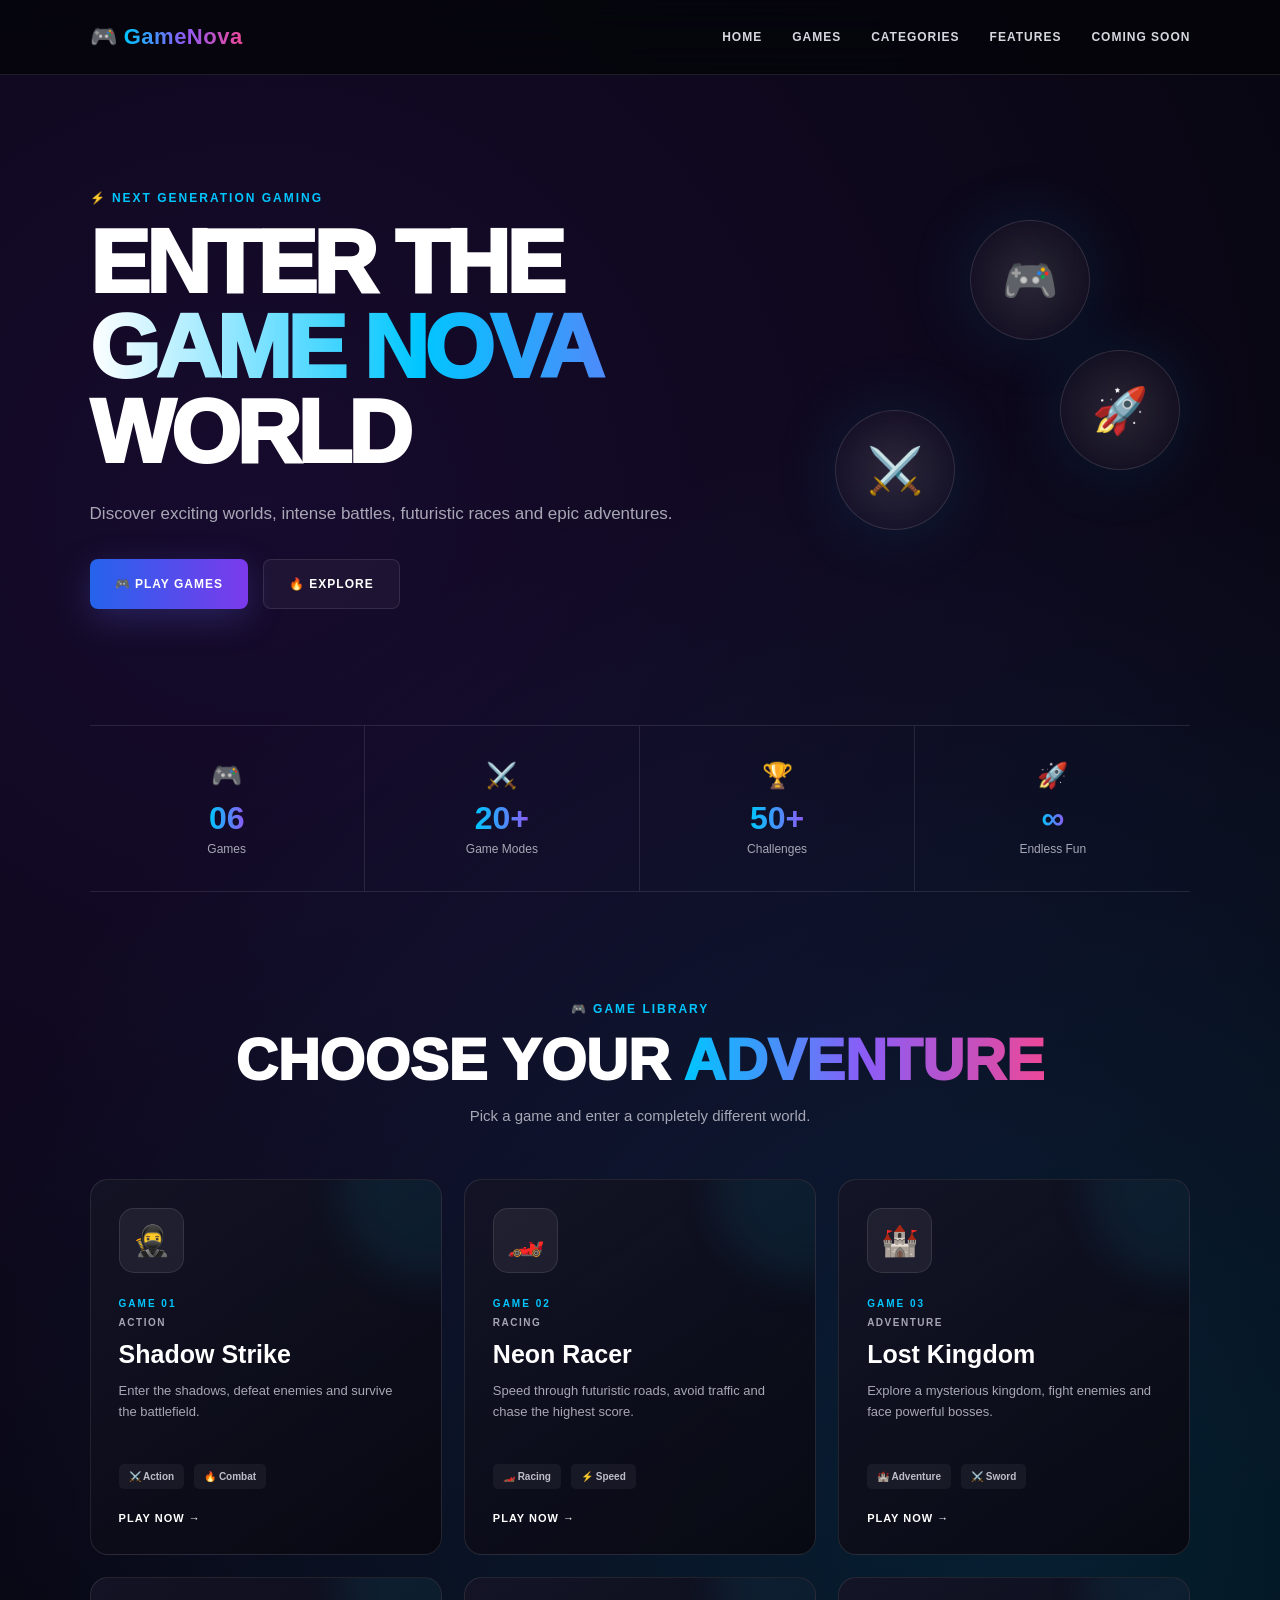
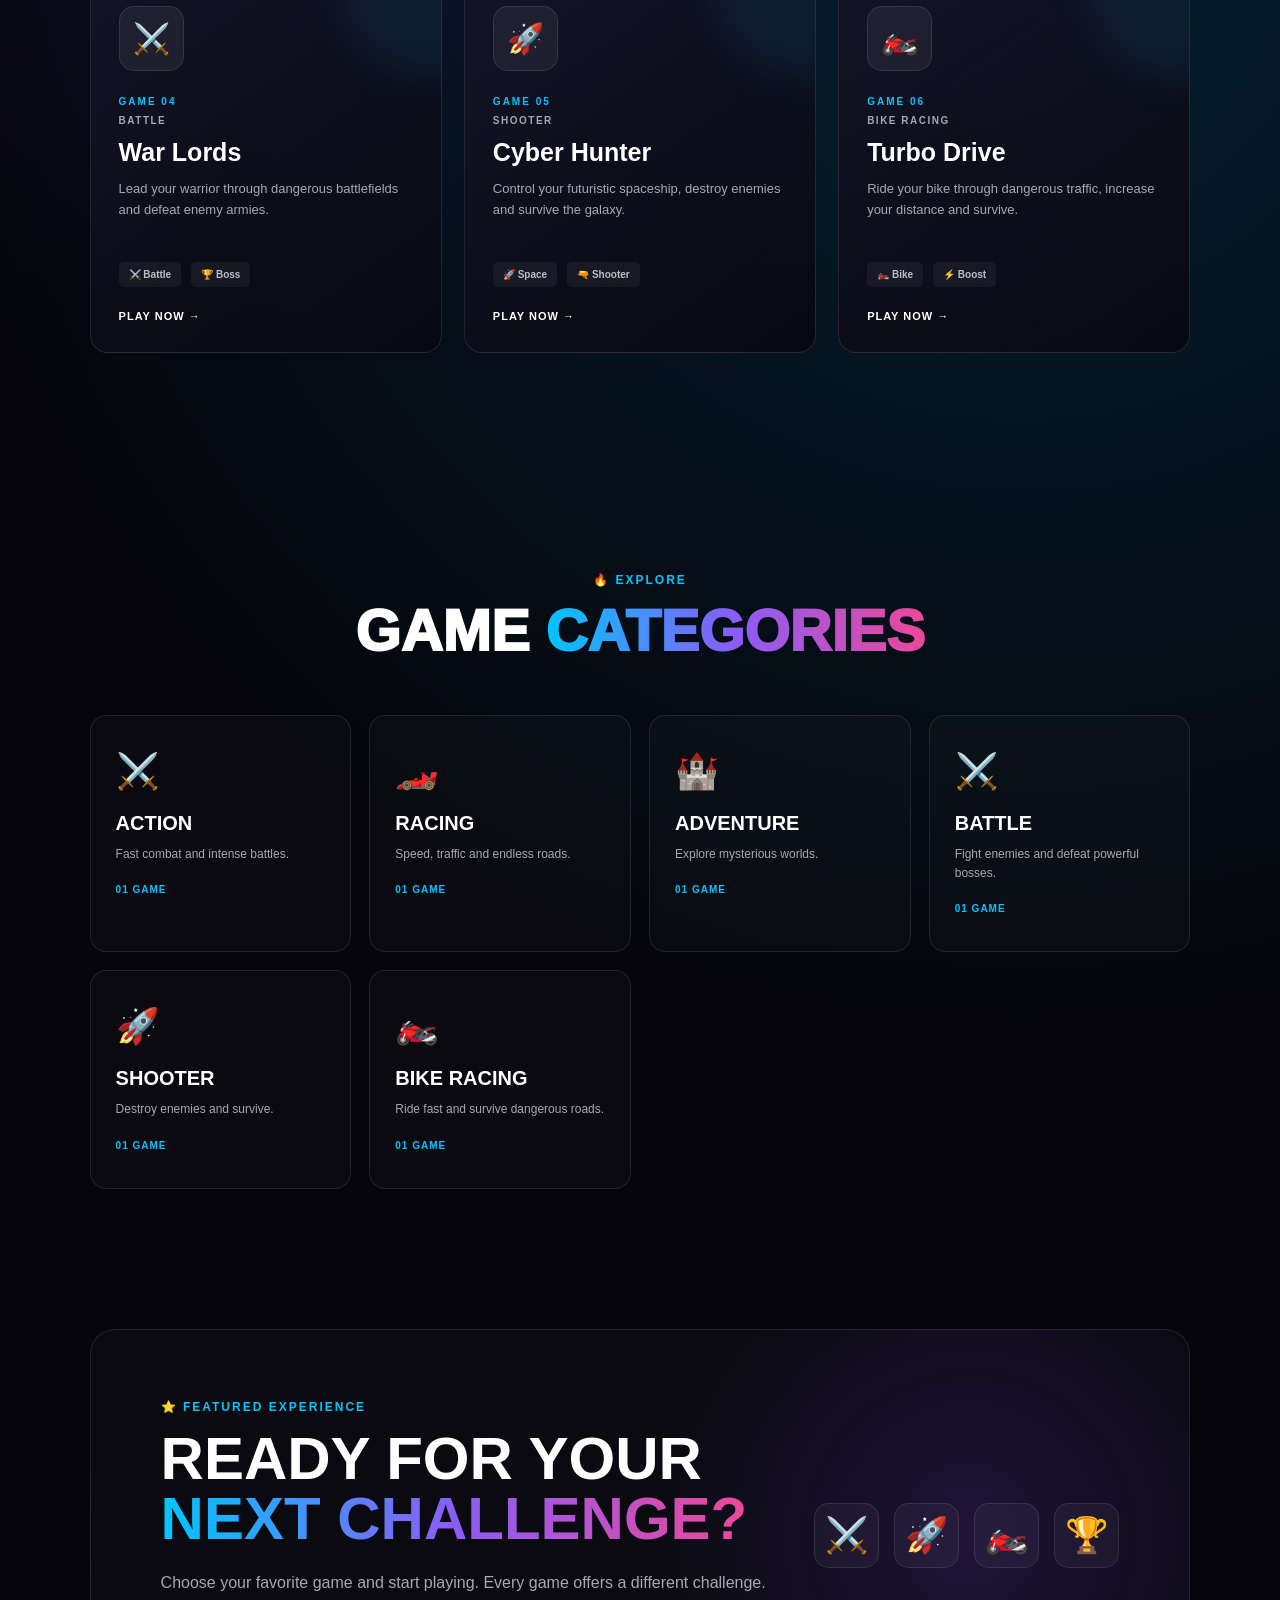
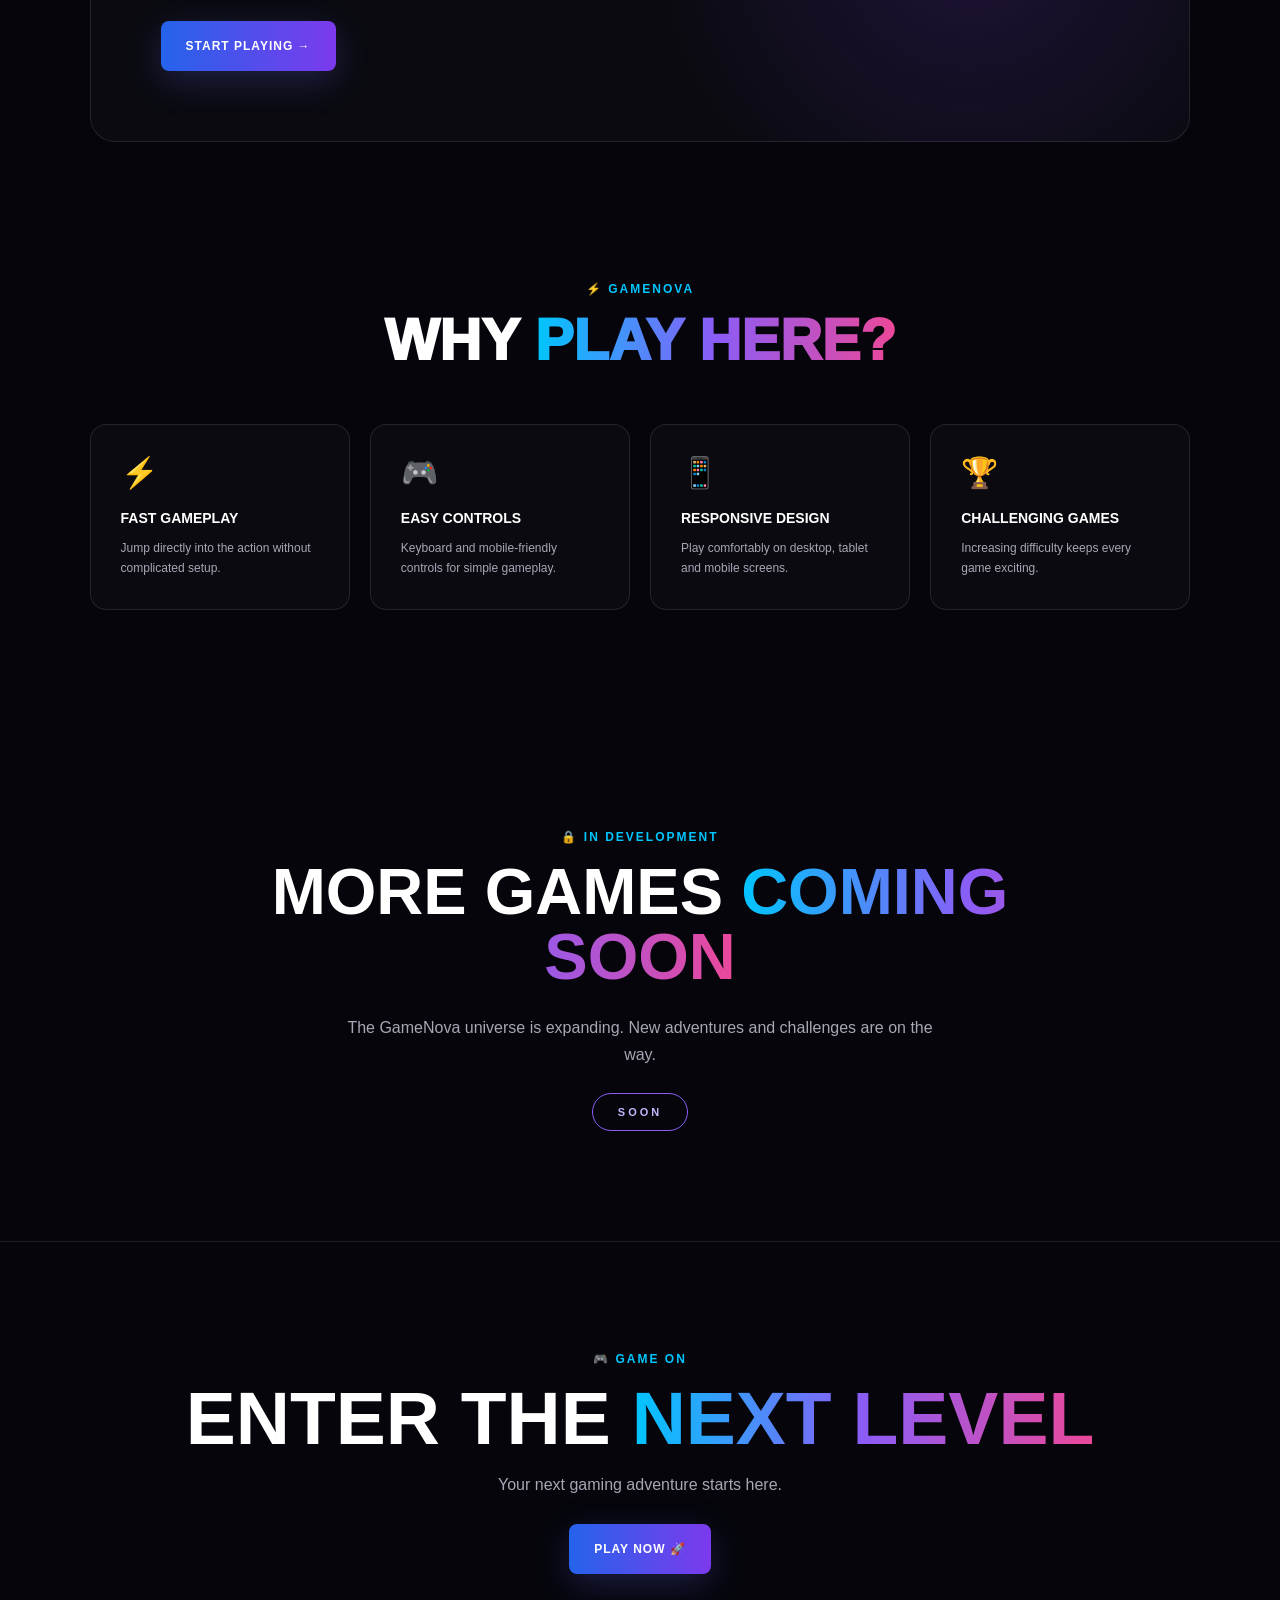
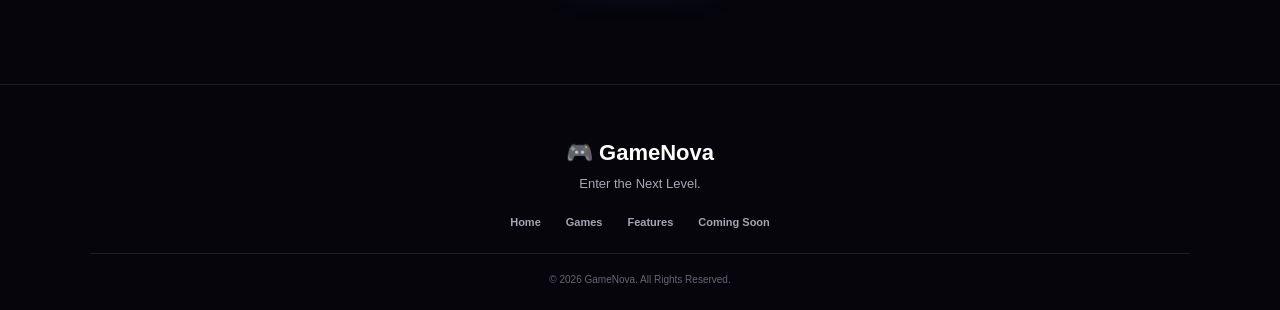
<file: index.html>
<!DOCTYPE html>
<html lang="en">
<head>
    <meta charset="UTF-8">
    <meta name="viewport" content="width=device-width, initial-scale=1.0">

    <title>GameNova - Enter the Next Level</title>

    <meta
        name="description"
        content="GameNova - Play exciting action, racing, adventure and shooter games."
    >

    <link rel="stylesheet" href="style.css">
</head>

<body>

<!-- ================= NAVBAR ================= -->

<header class="navbar">

    <div class="logo">
        🎮 <span>GameNova</span>
    </div>

    <nav>
        <a href="#home">HOME</a>
        <a href="#games">GAMES</a>
        <a href="#categories">CATEGORIES</a>
        <a href="#features">FEATURES</a>
        <a href="#coming-soon">COMING SOON</a>
    </nav>

    <button class="menu-btn" id="menuBtn">☰</button>

</header>


<!-- ================= HOME ================= -->

<main>

<section class="hero" id="home">

    <div class="hero-content">

        <div class="hero-small">
            ⚡ NEXT GENERATION GAMING
        </div>

        <h1>
            ENTER THE
            <span>GAME NOVA</span>
            WORLD
        </h1>

        <p>
            Discover exciting worlds, intense battles,
            futuristic races and epic adventures.
        </p>

        <div class="hero-buttons">

            <a href="#games" class="btn primary">
                🎮 PLAY GAMES
            </a>

            <a href="#categories" class="btn secondary">
                🔥 EXPLORE
            </a>

        </div>

    </div>

    <div class="hero-decoration">

        <div class="orb orb-one">🎮</div>
        <div class="orb orb-two">⚔️</div>
        <div class="orb orb-three">🚀</div>

    </div>

</section>


<!-- ================= STATS ================= -->

<section class="stats">

    <div class="stat-card">
        <div class="stat-icon">🎮</div>
        <strong id="gameCount">06</strong>
        <span>Games</span>
    </div>

    <div class="stat-card">
        <div class="stat-icon">⚔️</div>
        <strong>20+</strong>
        <span>Game Modes</span>
    </div>

    <div class="stat-card">
        <div class="stat-icon">🏆</div>
        <strong>50+</strong>
        <span>Challenges</span>
    </div>

    <div class="stat-card">
        <div class="stat-icon">🚀</div>
        <strong>∞</strong>
        <span>Endless Fun</span>
    </div>

</section>


<!-- ================= GAME LIBRARY ================= -->

<section class="games-section" id="games">

    <div class="section-heading">

        <div class="section-label">
            🎮 GAME LIBRARY
        </div>

        <h2>CHOOSE YOUR <span>ADVENTURE</span></h2>

        <p>
            Pick a game and enter a completely different world.
        </p>

    </div>

    <!-- JavaScript games yaha automatically add karega -->

    <div class="game-grid" id="gameGrid"></div>

</section>


<!-- ================= CATEGORIES ================= -->

<section class="categories-section" id="categories">

    <div class="section-heading">

        <div class="section-label">
            🔥 EXPLORE
        </div>

        <h2>GAME <span>CATEGORIES</span></h2>

    </div>

    <div class="category-grid" id="categoryGrid"></div>

</section>


<!-- ================= FEATURED ================= -->

<section class="featured">

    <div class="featured-content">

        <div class="section-label">
            ⭐ FEATURED EXPERIENCE
        </div>

        <h2>
            READY FOR YOUR
            <span>NEXT CHALLENGE?</span>
        </h2>

        <p>
            Choose your favorite game and start playing.
            Every game offers a different challenge.
        </p>

        <a href="#games" class="btn primary">
            START PLAYING →
        </a>

    </div>

    <div class="featured-icons">

        <span>⚔️</span>
        <span>🚀</span>
        <span>🏍️</span>
        <span>🏆</span>

    </div>

</section>


<!-- ================= FEATURES ================= -->

<section class="features-section" id="features">

    <div class="section-heading">

        <div class="section-label">
            ⚡ GAMENOVA
        </div>

        <h2>WHY <span>PLAY HERE?</span></h2>

    </div>

    <div class="features-grid">

        <div class="feature-card">

            <div class="feature-icon">⚡</div>

            <h3>FAST GAMEPLAY</h3>

            <p>
                Jump directly into the action without
                complicated setup.
            </p>

        </div>


        <div class="feature-card">

            <div class="feature-icon">🎮</div>

            <h3>EASY CONTROLS</h3>

            <p>
                Keyboard and mobile-friendly controls
                for simple gameplay.
            </p>

        </div>


        <div class="feature-card">

            <div class="feature-icon">📱</div>

            <h3>RESPONSIVE DESIGN</h3>

            <p>
                Play comfortably on desktop, tablet
                and mobile screens.
            </p>

        </div>


        <div class="feature-card">

            <div class="feature-icon">🏆</div>

            <h3>CHALLENGING GAMES</h3>

            <p>
                Increasing difficulty keeps every
                game exciting.
            </p>

        </div>

    </div>

</section>


<!-- ================= COMING SOON ================= -->

<section class="coming-section" id="coming-soon">

    <div class="coming-content">

        <div class="section-label">
            🔒 IN DEVELOPMENT
        </div>

        <h2>
            MORE GAMES
            <span>COMING SOON</span>
        </h2>

        <p>
            The GameNova universe is expanding.
            New adventures and challenges are on the way.
        </p>

        <div class="coming-badge">
            SOON
        </div>

    </div>

</section>


<!-- ================= FINAL CTA ================= -->

<section class="final-cta">

    <div class="section-label">
        🎮 GAME ON
    </div>

    <h2>
        ENTER THE
        <span>NEXT LEVEL</span>
    </h2>

    <p>
        Your next gaming adventure starts here.
    </p>

    <a href="#games" class="btn primary">
        PLAY NOW 🚀
    </a>

</section>

</main>


<!-- ================= FOOTER ================= -->

<footer>

    <div class="footer-logo">
        🎮 <strong>GameNova</strong>
    </div>

    <p>Enter the Next Level.</p>

    <div class="footer-links">

        <a href="#home">Home</a>
        <a href="#games">Games</a>
        <a href="#features">Features</a>
        <a href="#coming-soon">Coming Soon</a>

    </div>

    <div class="copyright">
        © 2026 GameNova. All Rights Reserved.
    </div>

</footer>


<script src="script.js"></script>

</body>
</html>
</file>
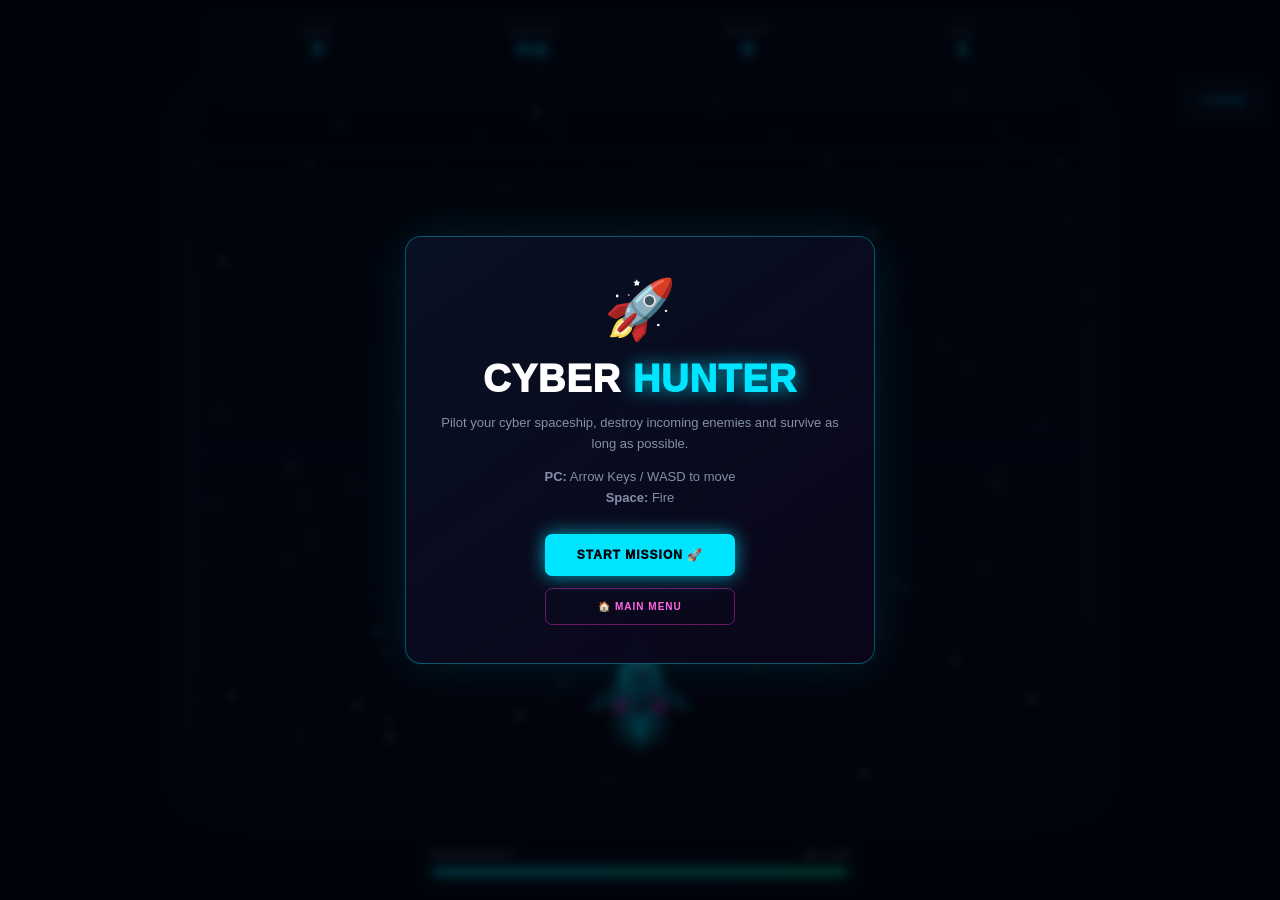
<file: cyber-hunter.html>
<!DOCTYPE html>
<html lang="en">
<head>
    <meta charset="UTF-8">

    <meta
        name="viewport"
        content="width=device-width, initial-scale=1.0, maximum-scale=1.0, user-scalable=no"
    >

    <title>Cyber Hunter - GameNova</title>

    <style>

        * {
            margin: 0;
            padding: 0;
            box-sizing: border-box;
        }

        html,
        body {
            width: 100%;
            height: 100%;
            overflow: hidden;
            background: #03040b;
            font-family: Arial, Helvetica, sans-serif;
        }

        body {
            display: flex;
            align-items: center;
            justify-content: center;
            color: white;
        }

        /* =========================================
           GAME WRAPPER
        ========================================= */

        .game-wrapper {
            position: relative;

            width: 100vw;
            height: 100vh;

            display: flex;
            align-items: center;
            justify-content: center;

            background:
                radial-gradient(
                    circle at center,
                    rgba(0, 229, 255, 0.06),
                    transparent 45%
                ),
                #03040b;
        }

        /* =========================================
           CANVAS
        ========================================= */

        #gameCanvas {
            display: block;

            width: min(100vw, 900px);
            height: min(100vh, 700px);

            background: #050711;

            border-left: 1px solid
                rgba(0, 229, 255, 0.35);

            border-right: 1px solid
                rgba(255, 43, 214, 0.35);

            box-shadow:
                0 0 40px
                rgba(0, 229, 255, 0.08);
        }

        /* =========================================
           HUD
        ========================================= */

        .hud {
            position: absolute;

            top: 18px;
            left: 50%;

            transform: translateX(-50%);

            width: min(850px, 94%);

            display: grid;

            grid-template-columns:
                repeat(4, 1fr);

            gap: 10px;

            z-index: 10;

            pointer-events: none;
        }

        .hud-box {
            min-height: 52px;

            padding: 8px 12px;

            border: 1px solid
                rgba(0, 229, 255, 0.25);

            border-radius: 8px;

            background:
                rgba(3, 8, 20, 0.78);

            backdrop-filter: blur(8px);

            text-align: center;
        }

        .hud-label {
            display: block;

            color: #73829e;

            font-size: 8px;
            font-weight: 900;

            letter-spacing: 1.3px;
        }

        .hud-value {
            display: block;

            margin-top: 4px;

            color: #00e5ff;

            font-size: 17px;
            font-weight: 1000;

            text-shadow:
                0 0 10px
                rgba(0, 229, 255, 0.6);
        }

        /* =========================================
           HEALTH
        ========================================= */

        .health-panel {
            position: absolute;

            left: 50%;
            bottom: 22px;

            transform: translateX(-50%);

            width: min(420px, 70%);

            z-index: 15;
        }

        .health-title {
            display: flex;

            justify-content: space-between;

            margin-bottom: 6px;

            color: #a7b4ca;

            font-size: 9px;
            font-weight: 900;

            letter-spacing: 1px;
        }

        .health-track {
            height: 12px;

            padding: 2px;

            border: 1px solid
                rgba(0, 229, 255, 0.25);

            border-radius: 20px;

            background: rgba(0, 0, 0, 0.7);
        }

        #healthBar {
            width: 100%;
            height: 100%;

            border-radius: 20px;

            background:
                linear-gradient(
                    90deg,
                    #00e5ff,
                    #00ff9d
                );

            box-shadow:
                0 0 12px
                rgba(0, 229, 255, 0.7);

            transition: width 0.2s ease;
        }

        /* =========================================
           BUTTONS
        ========================================= */

        .top-buttons {
            position: absolute;

            top: 85px;
            right: 20px;

            display: flex;
            gap: 8px;

            z-index: 20;
        }

        .ui-button {
            border: 1px solid
                rgba(0, 229, 255, 0.35);

            background:
                rgba(4, 10, 24, 0.85);

            color: #00e5ff;

            padding: 9px 13px;

            border-radius: 6px;

            font-size: 10px;
            font-weight: 900;

            cursor: pointer;

            transition: 0.25s ease;
        }

        .ui-button:hover {
            background: #00e5ff;
            color: #03040b;

            box-shadow:
                0 0 15px
                rgba(0, 229, 255, 0.7);
        }

        /* =========================================
           GAME OVER / START SCREEN
        ========================================= */

        .overlay {
            position: absolute;

            inset: 0;

            z-index: 50;

            display: flex;

            align-items: center;
            justify-content: center;

            background:
                rgba(2, 4, 12, 0.76);

            backdrop-filter: blur(5px);
        }

        .overlay.hidden {
            display: none;
        }

        .overlay-box {
            width: min(470px, 90%);

            padding: 38px 28px;

            text-align: center;

            border: 1px solid
                rgba(0, 229, 255, 0.35);

            border-radius: 16px;

            background:
                linear-gradient(
                    145deg,
                    rgba(8, 17, 36, 0.97),
                    rgba(11, 5, 26, 0.97)
                );

            box-shadow:
                0 0 45px
                rgba(0, 229, 255, 0.12);
        }

        .overlay-icon {
            font-size: 58px;

            margin-bottom: 15px;
        }

        .overlay-box h1 {
            font-size: 38px;

            font-weight: 1000;

            letter-spacing: 1px;
        }

        .overlay-box h1 span {
            color: #00e5ff;

            text-shadow:
                0 0 18px
                rgba(0, 229, 255, 0.7);
        }

        .overlay-box p {
            margin-top: 12px;

            color: #8491a9;

            font-size: 13px;

            line-height: 1.6;
        }

        .start-button {
            margin-top: 25px;

            min-width: 190px;

            padding: 14px 25px;

            border: none;

            border-radius: 7px;

            background: #00e5ff;

            color: #03040b;

            font-size: 12px;
            font-weight: 1000;

            letter-spacing: 1px;

            cursor: pointer;

            box-shadow:
                0 0 18px
                rgba(0, 229, 255, 0.7);

            transition: 0.3s ease;
        }

        .start-button:hover {
            transform: translateY(-3px);

            background: white;

            box-shadow:
                0 0 30px
                rgba(0, 229, 255, 0.9);
        }

        .main-menu {
            display: inline-flex;

            align-items: center;
            justify-content: center;

            margin-top: 12px;

            min-width: 190px;

            padding: 12px 20px;

            text-decoration: none;

            color: #ff66e5;

            border: 1px solid
                rgba(255, 43, 214, 0.4);

            border-radius: 7px;

            font-size: 10px;
            font-weight: 900;

            letter-spacing: 1px;

            transition: 0.25s;
        }

        .main-menu:hover {
            background:
                rgba(255, 43, 214, 0.12);

            box-shadow:
                0 0 20px
                rgba(255, 43, 214, 0.25);
        }

        /* =========================================
           MOBILE CONTROLS
        ========================================= */

        .mobile-controls {
            position: absolute;

            left: 0;
            right: 0;
            bottom: 70px;

            z-index: 30;

            display: none;

            justify-content: space-between;

            padding: 0 18px;

            pointer-events: none;
        }

        .control-group {
            display: flex;

            gap: 8px;

            pointer-events: auto;
        }

        .control-btn {
            width: 58px;
            height: 58px;

            display: grid;
            place-items: center;

            border-radius: 50%;

            border: 1px solid
                rgba(0, 229, 255, 0.35);

            background:
                rgba(4, 9, 22, 0.8);

            color: white;

            font-size: 21px;

            user-select: none;
            -webkit-user-select: none;

            touch-action: none;
        }

        .control-btn:active {
            transform: scale(0.9);

            background:
                rgba(0, 229, 255, 0.2);

            box-shadow:
                0 0 20px
                rgba(0, 229, 255, 0.4);
        }

        .fire-btn {
            width: 72px;
            height: 72px;

            border-color:
                rgba(255, 43, 214, 0.5);

            background:
                rgba(255, 43, 214, 0.08);
        }

        /* =========================================
           PAUSE
        ========================================= */

        .pause-text {
            color: #ff2bd6;

            font-size: 12px;
            font-weight: 1000;

            letter-spacing: 2px;
        }

        /* =========================================
           RESPONSIVE
        ========================================= */

        @media (max-width: 700px) {

            #gameCanvas {
                width: 100vw;
                height: 100vh;

                border: none;
            }

            .hud {
                top: 10px;

                grid-template-columns:
                    repeat(2, 1fr);

                gap: 6px;
            }

            .hud-box {
                min-height: 42px;

                padding: 5px;
            }

            .hud-label {
                font-size: 7px;
            }

            .hud-value {
                font-size: 13px;
            }

            .top-buttons {
                top: 105px;
                right: 10px;
            }

            .health-panel {
                bottom: 18px;

                width: 60%;
            }

            .mobile-controls {
                display: flex;
            }

        }

        @media (max-width: 420px) {

            .control-btn {
                width: 52px;
                height: 52px;
            }

            .fire-btn {
                width: 65px;
                height: 65px;
            }

            .overlay-box h1 {
                font-size: 30px;
            }

        }

    </style>
</head>

<body>

    <div class="game-wrapper">

        <canvas id="gameCanvas"></canvas>


        <!-- ==============================
             HUD
        =============================== -->

        <div class="hud">

            <div class="hud-box">
                <span class="hud-label">SCORE</span>
                <span
                    class="hud-value"
                    id="scoreValue"
                >0</span>
            </div>

            <div class="hud-box">
                <span class="hud-label">DISTANCE</span>
                <span
                    class="hud-value"
                    id="distanceValue"
                >0 m</span>
            </div>

            <div class="hud-box">
                <span class="hud-label">ENEMIES</span>
                <span
                    class="hud-value"
                    id="enemyValue"
                >0</span>
            </div>

            <div class="hud-box">
                <span class="hud-label">LEVEL</span>
                <span
                    class="hud-value"
                    id="levelValue"
                >1</span>
            </div>

        </div>


        <!-- ==============================
             TOP BUTTONS
        =============================== -->

        <div class="top-buttons">

            <button
                class="ui-button"
                id="pauseButton"
            >
                ⏸ PAUSE
            </button>

        </div>


        <!-- ==============================
             HEALTH
        =============================== -->

        <div class="health-panel">

            <div class="health-title">

                <span>SHIP INTEGRITY</span>

                <span id="healthText">
                    100 / 100
                </span>

            </div>

            <div class="health-track">

                <div id="healthBar"></div>

            </div>

        </div>


        <!-- ==============================
             MOBILE CONTROLS
        =============================== -->

        <div class="mobile-controls">

            <div class="control-group">

                <button
                    class="control-btn"
                    id="leftButton"
                >
                    ◀
                </button>

                <button
                    class="control-btn"
                    id="rightButton"
                >
                    ▶
                </button>

            </div>


            <div class="control-group">

                <button
                    class="control-btn fire-btn"
                    id="fireButton"
                >
                    🔫
                </button>

            </div>

        </div>


        <!-- ==============================
             START SCREEN
        =============================== -->

        <div
            class="overlay"
            id="startOverlay"
        >

            <div class="overlay-box">

                <div class="overlay-icon">
                    🚀
                </div>

                <h1>
                    CYBER <span>HUNTER</span>
                </h1>

                <p>
                    Pilot your cyber spaceship,
                    destroy incoming enemies and
                    survive as long as possible.
                </p>

                <p>
                    <b>PC:</b> Arrow Keys / WASD to move
                    <br>
                    <b>Space:</b> Fire
                </p>

                <button
                    class="start-button"
                    id="startButton"
                >
                    START MISSION 🚀
                </button>

                <br>

                <a
                    class="main-menu"
                    href="../index.html"
                >
                    🏠 MAIN MENU
                </a>

            </div>

        </div>


        <!-- ==============================
             GAME OVER
        =============================== -->

        <div
            class="overlay hidden"
            id="gameOverOverlay"
        >

            <div class="overlay-box">

                <div class="overlay-icon">
                    💥
                </div>

                <h1>
                    MISSION <span>OVER</span>
                </h1>

                <p>
                    Your spaceship could not continue.
                </p>

                <p>
                    Final Score:
                    <b id="finalScore">0</b>
                    <br>

                    Distance:
                    <b id="finalDistance">0 m</b>
                </p>

                <button
                    class="start-button"
                    id="restartButton"
                >
                    RESTART MISSION 🔄
                </button>

                <br>

                <a
                    class="main-menu"
                    href="../index.html"
                >
                    🏠 MAIN MENU
                </a>

            </div>

        </div>


        <!-- ==============================
             PAUSE OVERLAY
        =============================== -->

        <div
            class="overlay hidden"
            id="pauseOverlay"
        >

            <div class="overlay-box">

                <div class="overlay-icon">
                    ⏸️
                </div>

                <div class="pause-text">
                    MISSION PAUSED
                </div>

                <button
                    class="start-button"
                    id="resumeButton"
                >
                    RESUME 🚀
                </button>

            </div>

        </div>

    </div>


    <script src="cyber-hunter.js"></script>

</body>
</html>
</file>
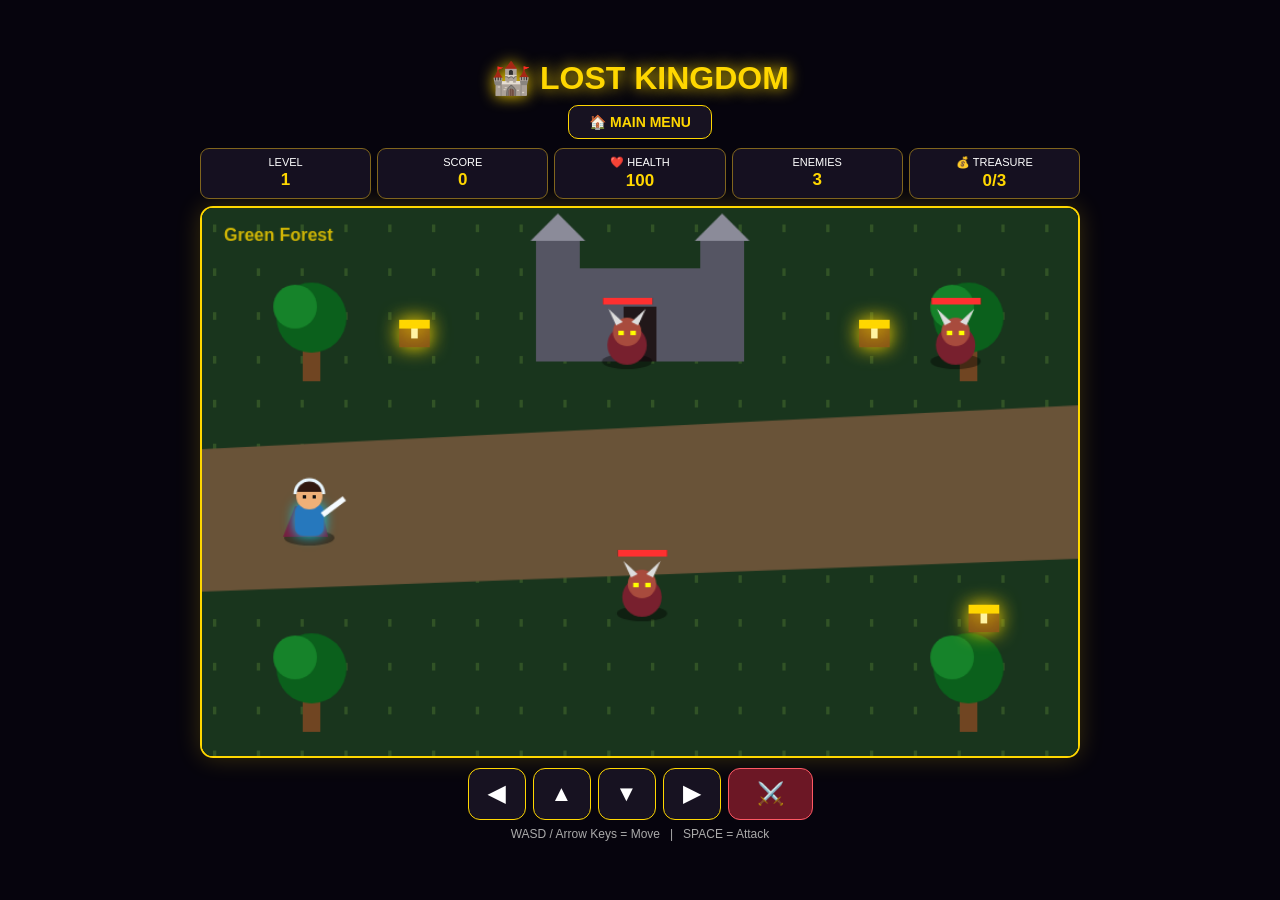
<file: lost-kingdom.html>
<!DOCTYPE html>
<html lang="en">
<head>
<meta charset="UTF-8">
<meta name="viewport" content="width=device-width,initial-scale=1.0">
<title>Lost Kingdom - Adventure</title>

<style>
*{
    box-sizing:border-box;
    margin:0;
    padding:0;
}

body{
    background:#06040d;
    color:white;
    font-family:Arial,sans-serif;
    min-height:100vh;
    display:flex;
    justify-content:center;
    align-items:center;
}

.game{
    width:100%;
    max-width:900px;
    padding:10px;
}

h1{
    text-align:center;
    color:#ffd700;
    margin-bottom:8px;
    text-shadow:0 0 15px #ffd700;
}

/* MAIN MENU */

.main-menu{
    display:block;
    width:auto;
    height:auto;
    margin:0 auto 9px;
    padding:8px 20px;
    background:#171221;
    color:#ffd700;
    border:1px solid #ffd700;
    border-radius:10px;
    font-size:14px;
    font-weight:bold;
    cursor:pointer;
}

.main-menu:hover{
    background:#30243b;
    box-shadow:0 0 15px rgba(255,215,0,.3);
}

.hud{
    display:grid;
    grid-template-columns:repeat(5,1fr);
    gap:6px;
    margin-bottom:7px;
}

.box{
    background:#151020;
    border:1px solid #80651d;
    border-radius:9px;
    padding:7px;
    text-align:center;
    font-size:11px;
}

.box span{
    display:block;
    color:#ffd700;
    font-size:17px;
    font-weight:bold;
    margin-top:2px;
}

.canvasBox{
    border:2px solid #ffd700;
    border-radius:13px;
    overflow:hidden;
    box-shadow:0 0 25px rgba(255,215,0,.2);
}

canvas{
    width:100%;
    display:block;
    background:#172517;
}

.controls{
    display:flex;
    justify-content:center;
    align-items:center;
    gap:7px;
    margin-top:10px;
}

button{
    width:58px;
    height:52px;
    border-radius:12px;
    border:1px solid #ffd700;
    background:#171221;
    color:white;
    font-size:22px;
    font-weight:bold;
    touch-action:none;
    user-select:none;
    cursor:pointer;
}

button:active{
    transform:scale(.9);
    background:#3b2945;
}

.attack{
    width:85px;
    background:#6c1725;
    border-color:#ff5964;
}

.hint{
    text-align:center;
    color:#aaa;
    font-size:12px;
    margin-top:7px;
}

/* OVERLAY */

.overlay{
    position:fixed;
    inset:0;
    background:rgba(0,0,0,.82);
    display:none;
    justify-content:center;
    align-items:center;
    z-index:20;
}

.panel{
    width:90%;
    max-width:380px;
    background:#151020;
    border:2px solid #ffd700;
    border-radius:18px;
    padding:28px;
    text-align:center;
    box-shadow:0 0 30px rgba(255,215,0,.3);
}

.panel h2{
    color:#ffd700;
    margin-bottom:12px;
    font-size:28px;
}

.panel p{
    margin:8px 0 20px;
    color:#ddd;
    line-height:1.5;
}

.panel button{
    width:auto;
    height:auto;
    padding:11px 25px;
    background:#ffd700;
    color:#111;
    border:none;
}

.panel button:hover{
    background:#fff0a0;
}

/* MOBILE */

@media(max-width:600px){

    .hud{
        grid-template-columns:repeat(3,1fr);
    }

    canvas{
        min-height:300px;
    }

    .controls{
        flex-wrap:wrap;
    }
}
</style>
</head>

<body>

<div class="game">

<h1>🏰 LOST KINGDOM</h1>

<!-- MAIN MENU BUTTON -->
<button id="mainMenu" class="main-menu">
    🏠 MAIN MENU
</button>

<div class="hud">

<div class="box">
LEVEL
<span id="level">1</span>
</div>

<div class="box">
SCORE
<span id="score">0</span>
</div>

<div class="box">
❤️ HEALTH
<span id="health">100</span>
</div>

<div class="box">
ENEMIES
<span id="enemies">3</span>
</div>

<div class="box">
💰 TREASURE
<span id="treasure">0/3</span>
</div>

</div>

<div class="canvasBox">
<canvas id="canvas" width="800" height="500"></canvas>
</div>

<div class="controls">

<button id="left">◀</button>
<button id="up">▲</button>
<button id="down">▼</button>
<button id="right">▶</button>

<button class="attack" id="attack">
    ⚔️
</button>

</div>

<div class="hint">
WASD / Arrow Keys = Move &nbsp; | &nbsp; SPACE = Attack
</div>

</div>


<!-- GAME OVER / LEVEL COMPLETE -->

<div class="overlay" id="overlay">

<div class="panel">

<h2 id="message">
    LEVEL COMPLETE!
</h2>

<p id="result">
    Well Done Warrior!
</p>

<button id="next">
    NEXT LEVEL ➜
</button>

</div>

</div>


<script>

const canvas = document.getElementById("canvas");
const ctx = canvas.getContext("2d");

const levelText = document.getElementById("level");
const scoreText = document.getElementById("score");
const healthText = document.getElementById("health");
const enemyText = document.getElementById("enemies");
const treasureText = document.getElementById("treasure");

const overlay = document.getElementById("overlay");
const message = document.getElementById("message");
const result = document.getElementById("result");
const nextBtn = document.getElementById("next");
const mainMenu = document.getElementById("mainMenu");


/* =========================
   GAME VARIABLES
========================= */

let keys = {};

let level = 1;
let score = 0;
let health = 100;

let enemies = [];
let treasures = [];

let treasureCount = 0;

let attacking = false;
let attackTimer = 0;

let levelChanging = false;


/* =========================
   PLAYER
========================= */

const player = {

    x:80,
    y:250,

    width:36,
    height:54,

    speed:4,

    direction:1
};


/* =========================
   LEVEL DATA
========================= */

const levels = {

1:{
    name:"Green Forest",
    enemyCount:3,
    treasure:3,
    enemyHP:2,
    enemySpeed:1.1,
    boss:false
},

2:{
    name:"Dark Castle",
    enemyCount:4,
    treasure:4,
    enemyHP:3,
    enemySpeed:1.3,
    boss:false
},

3:{
    name:"Shadow Valley",
    enemyCount:5,
    treasure:5,
    enemyHP:4,
    enemySpeed:1.5,
    boss:false
},

4:{
    name:"Demon Fortress",
    enemyCount:6,
    treasure:5,
    enemyHP:5,
    enemySpeed:1.7,
    boss:false
},

5:{
    name:"Dragon Kingdom",
    enemyCount:4,
    treasure:3,
    enemyHP:8,
    enemySpeed:1.4,
    boss:true
}

};


/* =========================
   MAIN MENU
========================= */

mainMenu.addEventListener("click",()=>{

    window.location.href="../index.html";

});


/* =========================
   KEYBOARD CONTROLS
========================= */

document.addEventListener("keydown",(e)=>{

    keys[e.key.toLowerCase()] = true;

    if(e.code === "Space"){

        e.preventDefault();

        attack();
    }

});


document.addEventListener("keyup",(e)=>{

    keys[e.key.toLowerCase()] = false;

});


/* =========================
   MOBILE BUTTONS
========================= */

function button(id,key){

    const b = document.getElementById(id);

    b.addEventListener("pointerdown",(e)=>{

        e.preventDefault();

        keys[key] = true;

    });

    b.addEventListener("pointerup",(e)=>{

        e.preventDefault();

        keys[key] = false;

    });

    b.addEventListener("pointerleave",()=>{

        keys[key] = false;

    });

    b.addEventListener("pointercancel",()=>{

        keys[key] = false;

    });

}


button("left","left");
button("right","right");
button("up","up");
button("down","down");


document.getElementById("attack")
.addEventListener("pointerdown",(e)=>{

    e.preventDefault();

    attack();

});


/* =========================
   START LEVEL
========================= */

function startLevel(){

    const data = levels[level];

    health = 100;

    treasureCount = 0;

    player.x = 80;
    player.y = 250;

    enemies = [];
    treasures = [];

    levelChanging = false;

    levelText.textContent = level;
    healthText.textContent = health;

    treasureText.textContent =
        "0/" + data.treasure;

    createTreasures(data.treasure);

    createEnemies(data);

    enemyText.textContent =
        enemies.length;

    overlay.style.display = "none";

}


/* =========================
   CREATE TREASURES
========================= */

function createTreasures(count){

    const positions = [

        [180,100],
        [600,100],
        [700,360],
        [350,400],
        [520,250]

    ];

    for(let i=0;i<count;i++){

        treasures.push({

            x:positions[i][0],
            y:positions[i][1],

            got:false

        });

    }

}


/* =========================
   CREATE ENEMIES
========================= */

function createEnemies(data){

    for(let i=0;i<data.enemyCount;i++){

        enemies.push({

            x:300 + (i%3)*150,

            y:100 + (i%2)*230,

            width:
                data.boss && i===0
                ?70
                :42,

            height:
                data.boss && i===0
                ?70
                :42,

            hp:data.enemyHP,

            maxHP:data.enemyHP,

            speed:data.enemySpeed,

            dir:i%2===0 ? 1 : -1,

            boss:data.boss && i===0,

            hitCooldown:0,

            dead:false

        });

    }

}


/* =========================
   PLAYER MOVEMENT
========================= */

function updatePlayer(){

    if(levelChanging)
        return;

    if(
        keys["arrowleft"] ||
        keys["a"] ||
        keys["left"]
    ){

        player.x -= player.speed;

        player.direction = -1;
    }


    if(
        keys["arrowright"] ||
        keys["d"] ||
        keys["right"]
    ){

        player.x += player.speed;

        player.direction = 1;
    }


    if(
        keys["arrowup"] ||
        keys["w"] ||
        keys["up"]
    ){

        player.y -= player.speed;
    }


    if(
        keys["arrowdown"] ||
        keys["s"] ||
        keys["down"]
    ){

        player.y += player.speed;
    }


    player.x =
        Math.max(
            20,
            Math.min(744,player.x)
        );


    player.y =
        Math.max(
            20,
            Math.min(425,player.y)
        );

}


/* =========================
   ATTACK
========================= */

function attack(){

    if(levelChanging)
        return;

    if(attacking)
        return;

    attacking = true;

    attackTimer = 12;


    enemies.forEach(enemy=>{

        if(enemy.hp <= 0)
            return;


        const dx =
            enemy.x - player.x;

        const dy =
            enemy.y - player.y;


        const distance =
            Math.sqrt(
                dx*dx + dy*dy
            );


        const correctDirection =

            (
                player.direction === 1 &&
                dx > -20
            )

            ||

            (
                player.direction === -1 &&
                dx < 20
            );


        if(
            distance < 85 &&
            correctDirection
        ){

            enemy.hp--;

            score += 50;

            scoreText.textContent =
                score;


            if(enemy.hp <= 0){

                score += 100;

                scoreText.textContent =
                    score;

                enemy.dead = true;

            }

        }

    });

}


/* =========================
   ATTACK TIMER
========================= */

function updateAttack(){

    if(attackTimer > 0){

        attackTimer--;

    }else{

        attacking = false;

    }

}


/* =========================
   ENEMY UPDATE
========================= */

function updateEnemies(){

    if(levelChanging)
        return;


    enemies.forEach(enemy=>{

        if(enemy.dead)
            return;


        enemy.x +=
            enemy.speed * enemy.dir;


        if(
            enemy.x < 250 ||
            enemy.x > 730
        ){

            enemy.dir *= -1;

        }


        const dx =
            player.x - enemy.x;

        const dy =
            player.y - enemy.y;


        const distance =
            Math.sqrt(
                dx*dx + dy*dy
            );


        if(distance < 48){

            if(enemy.hitCooldown <= 0){

                health -=
                    enemy.boss
                    ? 8
                    : 4;


                if(health < 0)
                    health = 0;


                healthText.textContent =
                    health;


                enemy.hitCooldown = 40;


                player.x -=
                    enemy.dir * 15;


                if(health <= 0){

                    gameOver();

                }

            }

        }


        if(enemy.hitCooldown > 0){

            enemy.hitCooldown--;

        }

    });


    enemies =
        enemies.filter(
            e=>!e.dead
        );


    enemyText.textContent =
        enemies.length;


    checkLevelComplete();

}


/* =========================
   TREASURE UPDATE
========================= */

function updateTreasures(){

    if(levelChanging)
        return;


    treasures.forEach(t=>{

        if(t.got)
            return;


        const dx =
            player.x - t.x;

        const dy =
            player.y - t.y;


        const distance =
            Math.sqrt(
                dx*dx + dy*dy
            );


        if(distance < 40){

            t.got = true;

            treasureCount++;

            score += 100;

            scoreText.textContent =
                score;


            treasureText.textContent =
                treasureCount +
                "/" +
                levels[level].treasure;

        }

    });


    checkLevelComplete();

}


/* =========================
   CHECK LEVEL COMPLETE
========================= */

function checkLevelComplete(){

    if(levelChanging)
        return;


    if(
        enemies.length === 0 &&
        treasureCount >=
        levels[level].treasure
    ){

        completeLevel();

    }

}


/* =========================
   LEVEL COMPLETE
========================= */

function completeLevel(){

    if(levelChanging)
        return;


    levelChanging = true;


    if(level < 5){

        message.textContent =
            "🏆 LEVEL " +
            level +
            " COMPLETE!";


        result.textContent =
            "Score: " +
            score +
            " | Next Level: " +
            (level + 1);


        nextBtn.textContent =
            "NEXT LEVEL ➜";

    }

    else{

        message.textContent =
            "👑 KINGDOM SAVED!";


        result.textContent =
            "Final Score: " +
            score +
            " — You completed all 5 levels!";


        nextBtn.textContent =
            "PLAY AGAIN 🔄";

    }


    overlay.style.display =
        "flex";

}


/* =========================
   NEXT LEVEL / PLAY AGAIN
========================= */

nextBtn.addEventListener("click",()=>{

    if(level < 5){

        level++;

        startLevel();

    }

    else{

        level = 1;

        score = 0;

        scoreText.textContent =
            score;

        startLevel();

    }

});


/* =========================
   GAME OVER
========================= */

function gameOver(){

    if(levelChanging)
        return;


    levelChanging = true;


    message.textContent =
        "💀 GAME OVER";


    result.textContent =
        "Score: " +
        score +
        " | You reached Level " +
        level;


    nextBtn.textContent =
        "TRY AGAIN 🔄";


    overlay.style.display =
        "flex";

}


/* =========================
   BACKGROUND
========================= */

function background(){

    const data =
        levels[level];


    let bg = "#19351d";


    if(level === 2)
        bg = "#171525";


    if(level === 3)
        bg = "#211525";


    if(level === 4)
        bg = "#251315";


    if(level === 5)
        bg = "#160b0b";


    ctx.fillStyle = bg;

    ctx.fillRect(
        0,
        0,
        800,
        500
    );


    /* GROUND */

    ctx.fillStyle =
        level === 5
        ? "#321515"
        : "#315326";


    for(
        let x=0;
        x<800;
        x+=40
    ){

        for(
            let y=0;
            y<500;
            y+=40
        ){

            ctx.fillRect(
                x+10,
                y+15,
                3,
                7
            );

        }

    }


    /* PATH */

    ctx.fillStyle =
        "#695338";


    ctx.beginPath();

    ctx.moveTo(0,220);

    ctx.lineTo(800,180);

    ctx.lineTo(800,320);

    ctx.lineTo(0,350);

    ctx.closePath();

    ctx.fill();


    /* CASTLE */

    ctx.fillStyle =
        level >= 4
        ? "#46282d"
        : "#555563";


    ctx.fillRect(
        330,
        55,
        140,
        85
    );


    ctx.fillRect(
        305,
        30,
        40,
        110
    );


    ctx.fillRect(
        455,
        30,
        40,
        110
    );


    /* TOWER TOPS */

    ctx.fillStyle =
        "#8b8b99";


    ctx.beginPath();

    ctx.moveTo(300,30);

    ctx.lineTo(325,5);

    ctx.lineTo(350,30);

    ctx.closePath();

    ctx.fill();


    ctx.beginPath();

    ctx.moveTo(450,30);

    ctx.lineTo(475,5);

    ctx.lineTo(500,30);

    ctx.closePath();

    ctx.fill();


    /* DOOR */

    ctx.fillStyle =
        "#211719";


    ctx.fillRect(
        385,
        90,
        30,
        50
    );


    /* TREES / ROCKS */

    if(level <= 3){

        tree(100,100);
        tree(700,100);
        tree(100,420);
        tree(700,420);

    }

    else{

        rock(100,100);
        rock(700,100);
        rock(100,420);
        rock(700,420);

    }


    /* LEVEL NAME */

    ctx.fillStyle =
        "rgba(255,215,0,.8)";

    ctx.font =
        "bold 16px Arial";


    ctx.fillText(
        data.name,
        20,
        30
    );

}


/* =========================
   TREE
========================= */

function tree(x,y){

    ctx.fillStyle =
        "#704522";


    ctx.fillRect(
        x-8,
        y+18,
        16,
        40
    );


    ctx.fillStyle =
        "#0b601c";


    ctx.beginPath();

    ctx.arc(
        x,
        y,
        32,
        0,
        Math.PI*2
    );

    ctx.fill();


    ctx.fillStyle =
        "#16832a";


    ctx.beginPath();

    ctx.arc(
        x-15,
        y-10,
        20,
        0,
        Math.PI*2
    );

    ctx.fill();

}


/* =========================
   ROCK
========================= */

function rock(x,y){

    ctx.fillStyle =
        "#444";


    ctx.beginPath();

    ctx.moveTo(
        x-30,
        y+20
    );

    ctx.lineTo(
        x-20,
        y-15
    );

    ctx.lineTo(
        x+10,
        y-30
    );

    ctx.lineTo(
        x+32,
        y+5
    );

    ctx.lineTo(
        x+20,
        y+30
    );

    ctx.closePath();

    ctx.fill();

}


/* =========================
   PLAYER DRAW
========================= */

function drawPlayer(){

    const x = player.x;
    const y = player.y;


    /* SHADOW */

    ctx.fillStyle =
        "rgba(0,0,0,.4)";


    ctx.beginPath();

    ctx.ellipse(
        x+18,
        y+51,
        23,
        7,
        0,
        0,
        Math.PI*2
    );

    ctx.fill();


    /* CAPE */

    ctx.fillStyle =
        "#791c3d";


    ctx.beginPath();

    ctx.moveTo(
        x+5,
        y+22
    );

    ctx.lineTo(
        x-6,
        y+50
    );

    ctx.lineTo(
        x+35,
        y+50
    );

    ctx.lineTo(
        x+29,
        y+22
    );

    ctx.closePath();

    ctx.fill();


    /* ARMOR */

    ctx.fillStyle =
        "#2678bd";


    ctx.shadowColor =
        "#00d9ff";

    ctx.shadowBlur = 12;


    ctx.beginPath();

    ctx.roundRect(
        x+5,
        y+20,
        26,
        29,
        7
    );

    ctx.fill();


    ctx.shadowBlur = 0;


    /* HEAD */

    ctx.fillStyle =
        "#efb078";


    ctx.beginPath();

    ctx.arc(
        x+18,
        y+13,
        12,
        0,
        Math.PI*2
    );

    ctx.fill();


    /* HAIR */

    ctx.fillStyle =
        "#301810";


    ctx.beginPath();

    ctx.arc(
        x+18,
        y+9,
        12,
        Math.PI,
        Math.PI*2
    );

    ctx.fill();


    /* HELMET */

    ctx.strokeStyle =
        "#e9f7ff";

    ctx.lineWidth = 3;


    ctx.beginPath();

    ctx.arc(
        x+18,
        y+11,
        13,
        Math.PI,
        Math.PI*2
    );

    ctx.stroke();


    /* EYES */

    ctx.fillStyle =
        "#111";


    ctx.fillRect(
        x+12,
        y+12,
        3,
        3
    );

    ctx.fillRect(
        x+21,
        y+12,
        3,
        3
    );


    /* SWORD */

    ctx.strokeStyle =
        "#f5fbff";

    ctx.lineWidth = 5;


    ctx.beginPath();


    if(player.direction === 1){

        ctx.moveTo(
            x+30,
            y+30
        );

        ctx.lineTo(
            x+50,
            attacking
            ? y+8
            : y+15
        );

    }

    else{

        ctx.moveTo(
            x+5,
            y+30
        );

        ctx.lineTo(
            x-15,
            attacking
            ? y+8
            : y+15
        );

    }


    ctx.stroke();


    /* ATTACK GLOW */

    if(attacking){

        ctx.strokeStyle =
            "#ffe66d";

        ctx.lineWidth = 6;


        ctx.beginPath();


        if(player.direction === 1){

            ctx.arc(
                x+25,
                y+27,
                45,
                -1.2,
                .8
            );

        }

        else{

            ctx.arc(
                x+10,
                y+27,
                45,
                2.3,
                4.3
            );

        }


        ctx.stroke();

    }

}


/* =========================
   TREASURE DRAW
========================= */

function drawTreasure(t){

    if(t.got)
        return;


    ctx.shadowColor =
        "#ffd700";

    ctx.shadowBlur = 18;


    ctx.fillStyle =
        "#875517";


    ctx.fillRect(
        t.x,
        t.y+8,
        28,
        19
    );


    ctx.fillStyle =
        "#ffd700";


    ctx.fillRect(
        t.x,
        t.y+2,
        28,
        8
    );


    ctx.fillStyle =
        "#fff3a3";


    ctx.fillRect(
        t.x+11,
        t.y+10,
        6,
        9
    );


    ctx.shadowBlur = 0;

}


/* =========================
   ENEMY DRAW
========================= */

function drawEnemy(e){

    const x = e.x;
    const y = e.y;

    const size =
        e.boss
        ? 1.7
        : 1;


    /* SHADOW */

    ctx.fillStyle =
        "rgba(0,0,0,.4)";


    ctx.beginPath();

    ctx.ellipse(
        x+20*size,
        y+40*size,
        23*size,
        7*size,
        0,
        0,
        Math.PI*2
    );

    ctx.fill();


    /* BODY */

    ctx.fillStyle =
        e.boss
        ? "#631128"
        : "#78202e";


    ctx.beginPath();

    ctx.arc(
        x+20*size,
        y+25*size,
        18*size,
        0,
        Math.PI*2
    );

    ctx.fill();


    /* HEAD */

    ctx.fillStyle =
        e.boss
        ? "#a52d35"
        : "#a84b3d";


    ctx.beginPath();

    ctx.arc(
        x+20*size,
        y+13*size,
        13*size,
        0,
        Math.PI*2
    );

    ctx.fill();


    /* HORNS */

    ctx.fillStyle =
        "#ddd";


    ctx.beginPath();

    ctx.moveTo(
        x+10*size,
        y+7*size
    );

    ctx.lineTo(
        x+3*size,
        y-8*size
    );

    ctx.lineTo(
        x+16*size,
        y+4*size
    );

    ctx.closePath();

    ctx.fill();


    ctx.beginPath();

    ctx.moveTo(
        x+30*size,
        y+7*size
    );

    ctx.lineTo(
        x+37*size,
        y-8*size
    );

    ctx.lineTo(
        x+24*size,
        y+4*size
    );

    ctx.closePath();

    ctx.fill();


    /* EYES */

    ctx.fillStyle =
        "#ffff00";


    ctx.fillRect(
        x+12*size,
        y+12*size,
        5*size,
        4*size
    );


    ctx.fillRect(
        x+23*size,
        y+12*size,
        5*size,
        4*size
    );


    /* HP BAR */

    const barWidth =
        45*size;


    ctx.fillStyle =
        "#250000";


    ctx.fillRect(
        x-2,
        y-18,
        barWidth,
        6
    );


    ctx.fillStyle =
        "#ff3030";


    ctx.fillRect(
        x-2,
        y-18,
        barWidth *
        (e.hp/e.maxHP),
        6
    );


    /* BOSS TEXT */

    if(e.boss){

        ctx.fillStyle =
            "#ffd700";

        ctx.font =
            "bold 12px Arial";


        ctx.fillText(
            "BOSS",
            x+3,
            y-23
        );

    }

}


/* =========================
   DRAW GAME
========================= */

function draw(){

    background();


    treasures.forEach(
        drawTreasure
    );


    enemies.forEach(
        drawEnemy
    );


    drawPlayer();

}


/* =========================
   GAME LOOP
========================= */

function loop(){

    updatePlayer();

    updateAttack();

    updateEnemies();

    updateTreasures();

    draw();

    requestAnimationFrame(loop);

}


/* =========================
   START GAME
========================= */

startLevel();

loop();

</script>

</body>
</html>
</file>
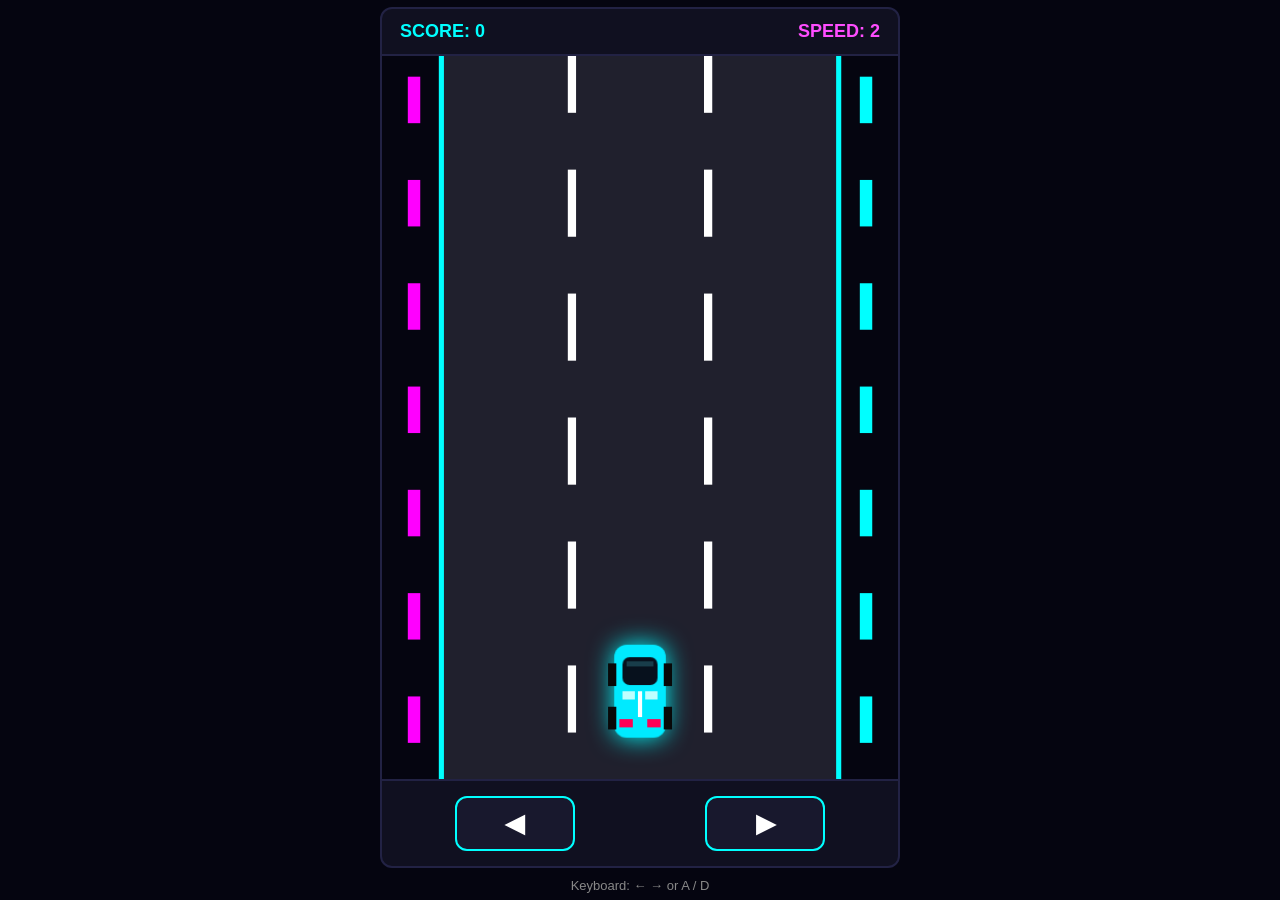
<file: neon-racer.html>
<!DOCTYPE html>
<html lang="en">
<head>
    <meta charset="UTF-8">
    <meta name="viewport" content="width=device-width, initial-scale=1.0">

    <title>Neon Racer</title>

    <style>
        * {
            box-sizing: border-box;
            margin: 0;
            padding: 0;
        }

        body {
            background: #050510;
            color: white;
            font-family: Arial, sans-serif;
            min-height: 100vh;
            display: flex;
            justify-content: center;
            align-items: center;
            overflow: hidden;
        }

        .game-container {
            width: 100%;
            max-width: 520px;
            text-align: center;
        }

        .top-bar {
            width: 100%;
            display: flex;
            justify-content: space-between;
            padding: 12px 18px;
            background: #101020;
            border: 2px solid #222244;
            border-radius: 12px 12px 0 0;
            font-size: 18px;
            font-weight: bold;
        }

        .score {
            color: #00ffff;
        }

        .speed {
            color: #ff4dff;
        }

        canvas {
            display: block;
            width: 100%;
            height: auto;
            background: #080812;
            border-left: 2px solid #222244;
            border-right: 2px solid #222244;
        }

        .controls {
            display: flex;
            justify-content: space-around;
            gap: 15px;
            padding: 15px;
            background: #101020;
            border: 2px solid #222244;
            border-radius: 0 0 12px 12px;
        }

        .control-btn {
            width: 120px;
            height: 55px;
            border: none;
            border-radius: 12px;
            background: #18182d;
            color: white;
            font-size: 25px;
            font-weight: bold;
            border: 2px solid #00ffff;
            cursor: pointer;
            user-select: none;
            -webkit-user-select: none;
            touch-action: none;
        }

        .control-btn:active {
            transform: scale(0.94);
            background: #25254a;
        }

        .message {
            position: fixed;
            inset: 0;
            display: none;
            justify-content: center;
            align-items: center;
            background: rgba(0, 0, 0, 0.75);
            z-index: 10;
        }

        .game-over-box {
            background: #101020;
            border: 2px solid #ff3bff;
            border-radius: 18px;
            padding: 30px;
            width: 90%;
            max-width: 360px;
            text-align: center;
            box-shadow: 0 0 30px rgba(255, 0, 255, 0.4);
        }

        .game-over-box h1 {
            color: #ff4dff;
            margin-bottom: 15px;
        }

        .game-over-box p {
            margin-bottom: 20px;
            font-size: 18px;
        }

        #restartBtn {
            padding: 12px 28px;
            border: none;
            border-radius: 10px;
            background: #00ffff;
            color: #050510;
            font-size: 17px;
            font-weight: bold;
            cursor: pointer;
        }

        .hint {
            margin-top: 10px;
            color: #888;
            font-size: 13px;
        }
    </style>
</head>

<body>

<div class="game-container">

    <div class="top-bar">
        <div class="score">
            SCORE: <span id="score">0</span>
        </div>

        <div class="speed">
            SPEED: <span id="speed">1</span>
        </div>
    </div>

    <canvas id="gameCanvas" width="500" height="700"></canvas>

    <div class="controls">

        <button
            id="leftBtn"
            class="control-btn">
            ◀
        </button>

        <button
            id="rightBtn"
            class="control-btn">
            ▶
        </button>

    </div>

    <div class="hint">
        Keyboard: ← → or A / D
    </div>

</div>


<!-- GAME OVER -->
<div id="gameOverScreen" class="message">

    <div class="game-over-box">

        <h1>GAME OVER</h1>

        <p>
            Your Score:
            <strong id="finalScore">0</strong>
        </p>

        <button id="restartBtn">
            PLAY AGAIN
        </button>

    </div>

</div>


<script src="neon-racer.js"></script>

</body>
</html>
</file>
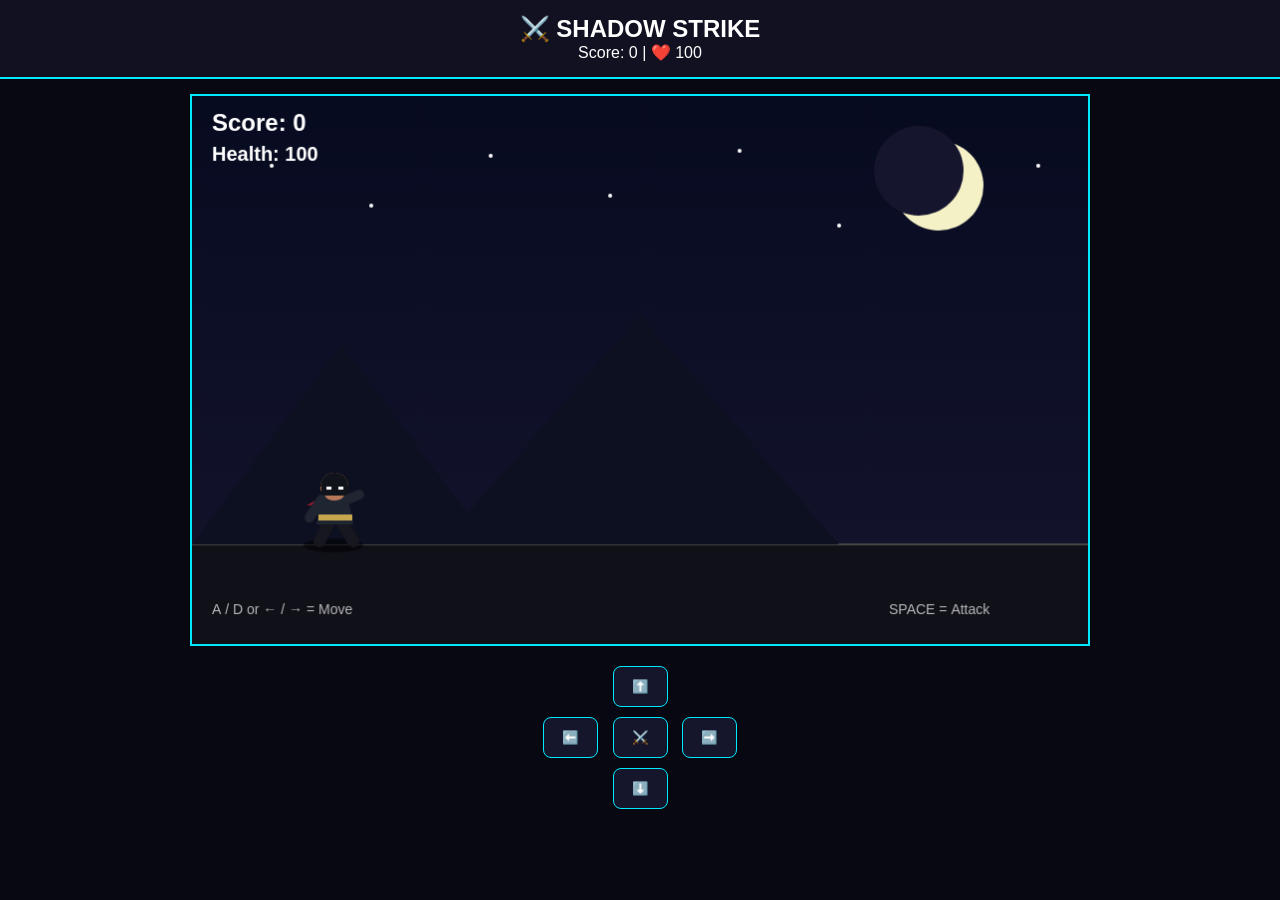
<file: shadow-strike.html>
<!DOCTYPE html>
<html lang="en">
<head>
<meta charset="UTF-8">
<meta name="viewport" content="width=device-width, initial-scale=1.0">
<title>Shadow Strike</title>

<style>
*{box-sizing:border-box;margin:0;padding:0}

body{
    background:#080812;
    color:white;
    font-family:Arial;
    text-align:center;
}

header{
    padding:15px;
    background:#111122;
    border-bottom:2px solid #00eaff;
}

canvas{
    background:#0b0b18;
    border:2px solid #00eaff;
    width:95%;
    max-width:900px;
    margin:15px auto;
    display:block;
}

button{
    padding:12px 18px;
    margin:5px;
    background:#15152b;
    color:white;
    border:1px solid #00eaff;
    border-radius:8px;
}

button:active{
    background:#00eaff;
    color:black;
}

#gameOver{
    display:none;
    position:fixed;
    inset:0;
    background:#000c;
    align-items:center;
    justify-content:center;
}

.box{
    background:#15152b;
    padding:30px;
    border-radius:15px;
}
</style>
</head>

<body>

<header>
<h2>⚔️ SHADOW STRIKE</h2>
<p>Score: <span id="score">0</span> | ❤️ <span id="health">100</span></p>
</header>

<canvas id="gameCanvas" width="900" height="550"></canvas>

<div>
<button id="up">⬆️</button><br>
<button id="left">⬅️</button>
<button id="attack">⚔️</button>
<button id="right">➡️</button><br>
<button id="down">⬇️</button>
</div>

<div id="gameOver">
<div class="box">
<h2>GAME OVER</h2>
<p>Score: <span id="finalScore">0</span></p>
<button onclick="location.reload()">🔄 Restart</button>
<button onclick="location.href='../index.html'">🏠 Home</button>
</div>
</div>

<script src="shadow-strike.js"></script>

</body>
</html>
</file>
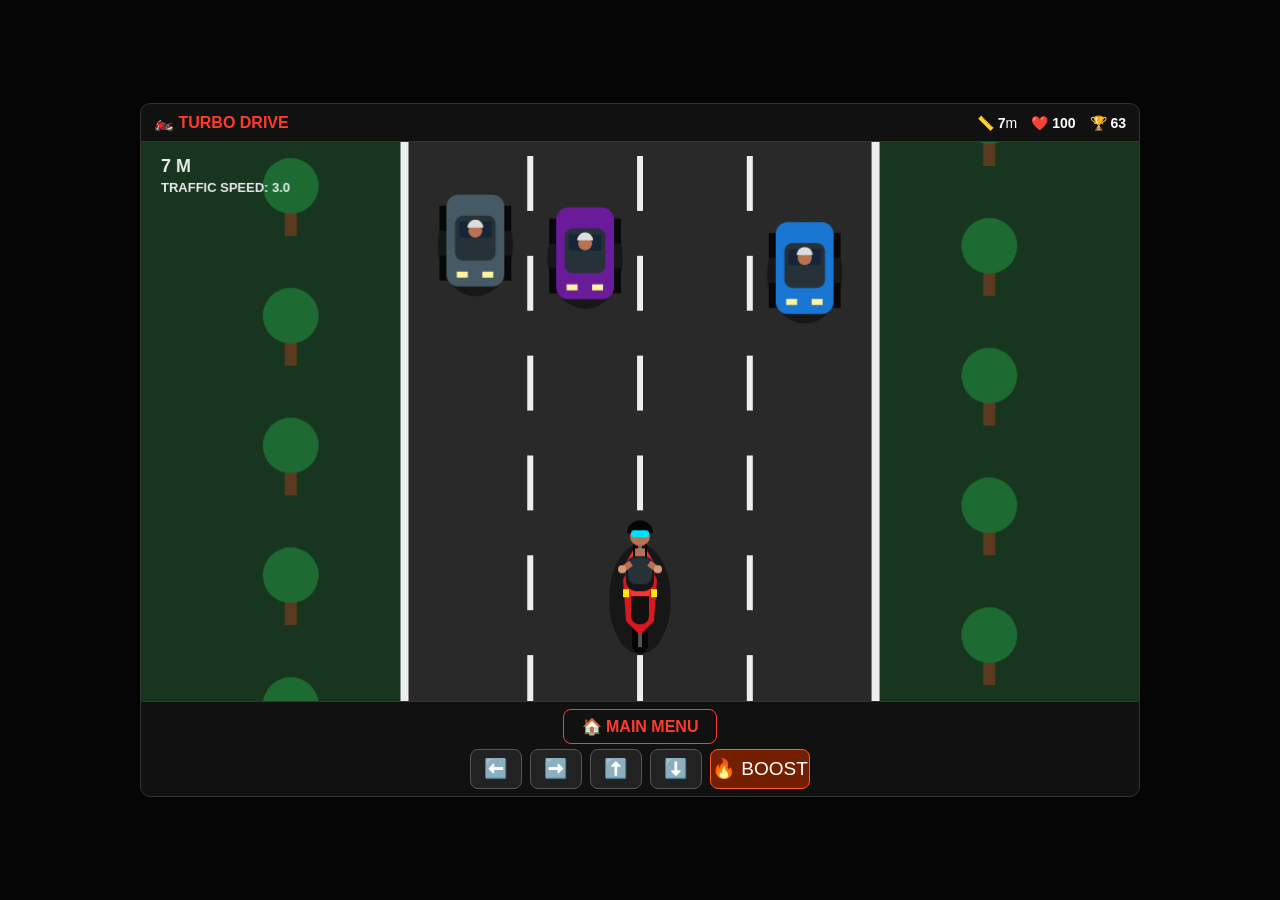
<file: turbo-drive.html>
<!DOCTYPE html>
<html lang="en">
<head>
<meta charset="UTF-8">
<meta name="viewport" content="width=device-width,initial-scale=1.0,user-scalable=no">

<title>Turbo Drive - Bike Racing</title>

<style>
*{
    box-sizing:border-box;
    margin:0;
    padding:0;
}

body{
    background:#050505;
    color:white;
    font-family:Arial,sans-serif;
    overflow:hidden;
    touch-action:none;
}

.game{
    width:100vw;
    height:100vh;
    display:flex;
    flex-direction:column;
    justify-content:center;
    align-items:center;
}

.top{
    width:min(1000px,96vw);
    display:flex;
    justify-content:space-between;
    align-items:center;
    padding:9px 13px;
    background:#111;
    border:1px solid #333;
    border-radius:10px 10px 0 0;
    font-size:14px;
}

.logo{
    color:#ff3b30;
    font-weight:bold;
    font-size:16px;
}

.stats{
    display:flex;
    gap:14px;
}

canvas{
    width:min(1000px,96vw);
    height:auto;
    max-height:68vh;
    display:block;
    background:#222;
    border-left:1px solid #333;
    border-right:1px solid #333;
}

.bottom{
    width:min(1000px,96vw);
    background:#111;
    border:1px solid #333;
    border-radius:0 0 10px 10px;
    padding:7px;
    text-align:center;
}

.main-menu{
    display:inline-flex;
    text-decoration:none;
    color:#ff3b30;
    border:1px solid #ff3b30;
    background:#111;
    border-radius:8px;
    padding:7px 18px;
    margin-bottom:5px;
    font-weight:bold;
}

.controls{
    display:flex;
    justify-content:center;
    gap:8px;
    flex-wrap:wrap;
}

.btn{
    width:52px;
    height:40px;
    border:1px solid #555;
    background:#222;
    color:white;
    border-radius:8px;
    font-size:19px;
}

.boost{
    width:100px;
    background:#742000;
    border-color:#ff5722;
}

.overlay{
    position:fixed;
    inset:0;
    display:none;
    justify-content:center;
    align-items:center;
    background:rgba(0,0,0,.84);
    z-index:10;
}

.panel{
    width:min(430px,90vw);
    background:#111;
    border:1px solid #ff3b30;
    border-radius:15px;
    padding:25px;
    text-align:center;
}

.panel h1{
    color:#ff3b30;
    margin-bottom:12px;
}

.panel p{
    color:#ddd;
    line-height:1.7;
}

.panel button{
    margin-top:16px;
    padding:11px 25px;
    border:0;
    border-radius:8px;
    background:#ff3b30;
    color:white;
    font-weight:bold;
    font-size:16px;
}

@media(max-width:600px){

    .top{
        font-size:12px;
    }

    .logo{
        font-size:13px;
    }

    .stats{
        gap:7px;
    }

    canvas{
        max-height:58vh;
    }

    .btn{
        width:45px;
        height:38px;
    }
}
</style>
</head>

<body>

<div class="game">

    <div class="top">

        <div class="logo">
            🏍️ TURBO DRIVE
        </div>

        <div class="stats">

            <span>
                📏 <b id="distance">0</b>m
            </span>

            <span>
                ❤️ <b id="health">100</b>
            </span>

            <span>
                🏆 <b id="score">0</b>
            </span>

        </div>

    </div>


    <canvas id="canvas" width="1000" height="560"></canvas>


    <div class="bottom">

        <a class="main-menu" href="../index.html">
            🏠 MAIN MENU
        </a>

        <div class="controls">

            <button class="btn" id="left">
                ⬅️
            </button>

            <button class="btn" id="right">
                ➡️
            </button>

            <button class="btn" id="up">
                ⬆️
            </button>

            <button class="btn" id="down">
                ⬇️
            </button>

            <button class="btn boost" id="boost">
                🔥 BOOST
            </button>

        </div>

    </div>

</div>


<div class="overlay" id="overlay">

    <div class="panel">

        <h1 id="panelTitle">
            💥 GAME OVER
        </h1>

        <p id="panelText"></p>

        <button id="panelButton">
            RESTART 🔄
        </button>

    </div>

</div>


<script>

const canvas = document.getElementById("canvas");
const ctx = canvas.getContext("2d");

const distanceUI = document.getElementById("distance");
const healthUI = document.getElementById("health");
const scoreUI = document.getElementById("score");

const overlay = document.getElementById("overlay");
const panelTitle = document.getElementById("panelTitle");
const panelText = document.getElementById("panelText");
const panelButton = document.getElementById("panelButton");


let running = true;

let score = 0;
let distance = 0;
let roadOffset = 0;

let spawnTimer = 0;
let crashCooldown = 0;

let keys = {};

let enemies = [];


/* FOUR ROAD LANES */

const lanes = [
    335,
    445,
    555,
    665
];


/* PLAYER BIKE */

const player = {

    x:500,

    y:450,

    width:42,

    height:110,

    speed:6,

    health:100,

    boost:false,

    boostTime:0

};


/* KEYBOARD */

window.addEventListener("keydown", e => {

    keys[e.key.toLowerCase()] = true;

    if(e.key === " "){

        e.preventDefault();

        activateBoost();

    }

});


window.addEventListener("keyup", e => {

    keys[e.key.toLowerCase()] = false;

});


/* DIFFICULTY BASED ON DISTANCE */

function getDifficulty(){

    let speed =
        3 + Math.min(distance / 1000, 6);

    speed = Math.min(speed,9);


    let traffic =
        3 + Math.floor(distance / 850);

    traffic = Math.min(traffic,8);


    let spawnGap =
        105 - Math.floor(distance / 230);

    spawnGap = Math.max(35,spawnGap);


    return {
        speed,
        traffic,
        spawnGap
    };

}


/* ENEMY COLORS */

function randomColor(){

    const colors = [

        "#1976d2",
        "#7b1fa2",
        "#00897b",
        "#f57c00",
        "#455a64",
        "#c2185b",
        "#1565c0",
        "#6a1b9a"

    ];

    return colors[
        Math.floor(Math.random()*colors.length)
    ];

}


/* CHECK LANE */

function laneIsSafe(lane){

    for(const e of enemies){

        if(
            e.lane === lane &&
            e.y < 200
        ){

            return false;

        }

    }

    return true;

}


/* CREATE ENEMY */

function createEnemy(){

    const difficulty = getDifficulty();


    const safeLanes =
        lanes.filter(laneIsSafe);


    if(safeLanes.length === 0){

        return;

    }


    const lane =
        safeLanes[
            Math.floor(
                Math.random()*safeLanes.length
            )
        ];


    const boss =
        distance > 5000 &&
        Math.random() < 0.08;


    enemies.push({

        lane:lane,

        x:lane,

        y:-130,

        width:boss ? 72 : 58,

        height:boss ? 110 : 92,

        speed:
            difficulty.speed +
            Math.random()*1.5,

        color:
            boss ?
            "#b71c1c" :
            randomColor(),

        boss:boss,

        hit:false,

        passed:false

    });

}


/* BACKGROUND */

function drawBackground(){

    if(distance < 1200){

        ctx.fillStyle="#72a9d8";

    }

    else if(distance < 2500){

        ctx.fillStyle="#29384c";

    }

    else if(distance < 4000){

        ctx.fillStyle="#d28a4a";

    }

    else if(distance < 6000){

        ctx.fillStyle="#10172b";

    }

    else{

        ctx.fillStyle="#160b16";

    }


    ctx.fillRect(
        0,
        0,
        1000,
        560
    );


    /* GRASS */

    ctx.fillStyle="#18351f";

    ctx.fillRect(
        0,
        0,
        260,
        560
    );

    ctx.fillRect(
        740,
        0,
        260,
        560
    );


    /* ROAD */

    ctx.fillStyle="#292929";

    ctx.fillRect(
        260,
        0,
        480,
        560
    );


    /* ROAD EDGES */

    ctx.fillStyle="#eee";

    ctx.fillRect(
        260,
        0,
        8,
        560
    );

    ctx.fillRect(
        732,
        0,
        8,
        560
    );


    /* LANE LINES */

    for(const laneX of [
        390,
        500,
        610
    ]){

        for(
            let y=-100+roadOffset;
            y<600;
            y+=100
        ){

            ctx.fillRect(
                laneX-3,
                y,
                6,
                55
            );

        }

    }


    /* TREES */

    for(
        let y=-100+roadOffset;
        y<600;
        y+=130
    ){

        drawTree(150,y);

        drawTree(
            850,
            y+60
        );

    }

}


/* TREE */

function drawTree(x,y){

    ctx.fillStyle="#5b3a20";

    ctx.fillRect(
        x-6,
        y+15,
        12,
        35
    );


    ctx.fillStyle="#1d6b32";

    ctx.beginPath();

    ctx.arc(
        x,
        y,
        28,
        0,
        Math.PI*2
    );

    ctx.fill();

}


/* ===========================
   PLAYER BIKE + RIDER
   FACING UPWARD
=========================== */

function drawPlayer(){

    ctx.save();

    ctx.translate(
        player.x,
        player.y
    );


    /* SHADOW */

    ctx.fillStyle="rgba(0,0,0,.45)";

    ctx.beginPath();

    ctx.ellipse(
        0,
        8,
        31,
        55,
        0,
        0,
        Math.PI*2
    );

    ctx.fill();


    /* BOOST FLAME - BEHIND */

    if(player.boost){

        ctx.fillStyle="#ff3d00";

        ctx.beginPath();

        ctx.moveTo(
            -9,
            42
        );

        ctx.lineTo(
            0,
            82
        );

        ctx.lineTo(
            9,
            42
        );

        ctx.closePath();

        ctx.fill();


        ctx.fillStyle="#ffd600";

        ctx.beginPath();

        ctx.moveTo(
            -5,
            43
        );

        ctx.lineTo(
            0,
            69
        );

        ctx.lineTo(
            5,
            43
        );

        ctx.closePath();

        ctx.fill();

    }


    /* REAR WHEEL */

    ctx.fillStyle="#050505";

    ctx.beginPath();

    ctx.roundRect(
        -8,
        20,
        16,
        42,
        8
    );

    ctx.fill();


    /* REAR WHEEL HIGHLIGHT */

    ctx.fillStyle="#555";

    ctx.fillRect(
        -2,
        24,
        4,
        32
    );


    /* BIKE BODY */

    ctx.fillStyle="#d71920";

    ctx.beginPath();

    ctx.moveTo(
        0,
        -40
    );

    ctx.lineTo(
        17,
        -12
    );

    ctx.lineTo(
        14,
        30
    );

    ctx.lineTo(
        0,
        44
    );

    ctx.lineTo(
        -14,
        30
    );

    ctx.lineTo(
        -17,
        -12
    );

    ctx.closePath();

    ctx.fill();


    /* BLACK CENTER */

    ctx.fillStyle="#111";

    ctx.beginPath();

    ctx.roundRect(
        -9,
        -10,
        18,
        43,
        8
    );

    ctx.fill();


    /* FRONT FAIRING */

    ctx.fillStyle="#ff3131";

    ctx.beginPath();

    ctx.moveTo(
        0,
        -53
    );

    ctx.lineTo(
        16,
        -25
    );

    ctx.lineTo(
        9,
        5
    );

    ctx.lineTo(
        -9,
        5
    );

    ctx.lineTo(
        -16,
        -25
    );

    ctx.closePath();

    ctx.fill();


    /* HEADLIGHT */

    ctx.fillStyle="#fff59d";

    ctx.beginPath();

    ctx.arc(
        0,
        -40,
        7,
        0,
        Math.PI*2
    );

    ctx.fill();


    /* FRONT WHEEL */

    ctx.fillStyle="#050505";

    ctx.beginPath();

    ctx.roundRect(
        -7,
        -58,
        14,
        38,
        7
    );

    ctx.fill();


    /* FRONT WHEEL CENTER */

    ctx.fillStyle="#666";

    ctx.fillRect(
        -2,
        -53,
        4,
        27
    );


    /* HANDLEBAR */

    ctx.strokeStyle="#222";

    ctx.lineWidth=5;

    ctx.beginPath();

    ctx.moveTo(
        -18,
        -23
    );

    ctx.lineTo(
        18,
        -23
    );

    ctx.stroke();


    /* RIDER BODY */

    ctx.fillStyle="#151515";

    ctx.beginPath();

    ctx.roundRect(
        -14,
        -35,
        28,
        35,
        10
    );

    ctx.fill();


    /* RIDER JACKET */

    ctx.fillStyle="#263238";

    ctx.beginPath();

    ctx.roundRect(
        -12,
        -34,
        24,
        27,
        8
    );

    ctx.fill();


    /* LEFT ARM */

    ctx.strokeStyle="#b87355";

    ctx.lineWidth=6;

    ctx.beginPath();

    ctx.moveTo(
        -9,
        -28
    );

    ctx.lineTo(
        -17,
        -22
    );

    ctx.stroke();


    /* RIGHT ARM */

    ctx.beginPath();

    ctx.moveTo(
        9,
        -28
    );

    ctx.lineTo(
        17,
        -22
    );

    ctx.stroke();


    /* HANDS */

    ctx.fillStyle="#d69a78";

    ctx.beginPath();

    ctx.arc(
        -18,
        -22,
        4,
        0,
        Math.PI*2
    );

    ctx.fill();


    ctx.beginPath();

    ctx.arc(
        18,
        -22,
        4,
        0,
        Math.PI*2
    );

    ctx.fill();


    /* NECK */

    ctx.fillStyle="#b87355";

    ctx.fillRect(
        -5,
        -43,
        10,
        8
    );


    /* HEAD */

    ctx.fillStyle="#b87355";

    ctx.beginPath();

    ctx.arc(
        0,
        -55,
        10,
        0,
        Math.PI*2
    );

    ctx.fill();


    /* HELMET */

    ctx.fillStyle="#050505";

    ctx.beginPath();

    ctx.arc(
        0,
        -58,
        13,
        Math.PI,
        Math.PI*2
    );

    ctx.fill();


    /* HELMET VISOR */

    ctx.fillStyle="#00e5ff";

    ctx.beginPath();

    ctx.roundRect(
        -9,
        -61,
        18,
        7,
        3
    );

    ctx.fill();


    /* BIKE SIDE LIGHTS */

    ctx.fillStyle="#ffea00";

    ctx.fillRect(
        -17,
        -2,
        6,
        8
    );

    ctx.fillRect(
        11,
        -2,
        6,
        8
    );


    ctx.restore();

}


/* ===========================
   ENEMY CARS
=========================== */

function drawEnemy(e){

    ctx.save();

    ctx.translate(
        e.x,
        e.y
    );


    /* SHADOW */

    ctx.fillStyle="rgba(0,0,0,.45)";

    ctx.beginPath();

    ctx.ellipse(
        0,
        5,
        e.width*.65,
        e.height*.55,
        0,
        0,
        Math.PI*2
    );

    ctx.fill();


    /* TYRES */

    ctx.fillStyle="#080808";

    ctx.fillRect(
        -e.width/2-7,
        -35,
        9,
        25
    );

    ctx.fillRect(
        e.width/2-2,
        -35,
        9,
        25
    );

    ctx.fillRect(
        -e.width/2-7,
        15,
        9,
        25
    );

    ctx.fillRect(
        e.width/2-2,
        15,
        9,
        25
    );


    /* CAR BODY */

    ctx.fillStyle=e.color;

    ctx.beginPath();

    ctx.roundRect(
        -e.width/2,
        -e.height/2,
        e.width,
        e.height,
        12
    );

    ctx.fill();


    /* WINDOWS */

    ctx.fillStyle="#263238";

    ctx.beginPath();

    ctx.roundRect(
        -e.width*.35,
        -25,
        e.width*.7,
        45,
        8
    );

    ctx.fill();


    /* WINDOW */

    ctx.fillStyle="#142638";

    ctx.fillRect(
        -e.width*.28,
        -19,
        e.width*.56,
        16
    );


    /* DRIVER HEAD */

    ctx.fillStyle="#b87355";

    ctx.beginPath();

    ctx.arc(
        0,
        -10,
        e.boss ? 9 : 7,
        0,
        Math.PI*2
    );

    ctx.fill();


    /* DRIVER HELMET */

    ctx.fillStyle="#ddd";

    ctx.beginPath();

    ctx.arc(
        0,
        -13,
        e.boss ? 11 : 8,
        Math.PI,
        Math.PI*2
    );

    ctx.fill();


    /* LIGHTS */

    ctx.fillStyle="#fff59d";

    ctx.fillRect(
        -e.width*.32,
        e.height/2-15,
        11,
        6
    );

    ctx.fillRect(
        e.width*.12,
        e.height/2-15,
        11,
        6
    );


    /* BOSS */

    if(e.boss){

        ctx.fillStyle="#ffd740";

        ctx.font="bold 15px Arial";

        ctx.textAlign="center";

        ctx.fillText(
            "👑 ELITE",
            0,
            -e.height/2-13
        );

    }


    ctx.restore();

}


/* PLAYER MOVEMENT */

function movePlayer(){

    let speed =
        player.boost ?
        10 :
        player.speed;


    if(
        keys["a"] ||
        keys["arrowleft"]
    ){

        player.x -= speed;

    }


    if(
        keys["d"] ||
        keys["arrowright"]
    ){

        player.x += speed;

    }


    if(
        keys["w"] ||
        keys["arrowup"]
    ){

        player.y -= speed*.65;

    }


    if(
        keys["s"] ||
        keys["arrowdown"]
    ){

        player.y += speed*.65;

    }


    player.x =
        Math.max(
            290,
            Math.min(
                710,
                player.x
            )
        );


    player.y =
        Math.max(
            300,
            Math.min(
                500,
                player.y
            )
        );

}


/* COLLISION */

function collision(a,b){

    return (

        Math.abs(a.x-b.x)
        <
        (a.width+b.width)/2-8

        &&

        Math.abs(a.y-b.y)
        <
        (a.height+b.height)/2-18

    );

}


/* KEEP ENEMY CARS SEPARATED */

function separateEnemies(){

    for(
        let i=0;
        i<enemies.length;
        i++
    ){

        for(
            let j=i+1;
            j<enemies.length;
            j++
        ){

            const a=enemies[i];

            const b=enemies[j];


            if(a.lane===b.lane){

                const minGap =
                    (a.height+b.height)/2+15;

                const gap =
                    Math.abs(a.y-b.y);


                if(gap<minGap){

                    if(a.y<b.y){

                        a.y =
                            b.y-minGap;

                    }

                    else{

                        b.y =
                            a.y-minGap;

                    }

                }

            }

        }

    }

}


/* ENEMY UPDATE */

function updateEnemies(){

    const difficulty =
        getDifficulty();


    enemies.forEach(e=>{

        e.y += e.speed;


        /* PASSED */

        if(
            e.y >
            player.y+100
            &&
            !e.passed
        ){

            e.passed=true;

            score +=
                e.boss ?
                100 :
                25;

        }


        /* COLLISION */

        if(
            !e.hit &&
            crashCooldown<=0 &&
            collision(player,e)
        ){

            e.hit=true;

            crashCooldown=55;


            player.health -=
                e.boss ?
                35 :
                20;


            score =
                Math.max(
                    0,
                    score-50
                );


            /* PUSH APART */

            if(
                player.x<e.x
            ){

                player.x-=35;

                e.x+=35;

            }

            else{

                player.x+=35;

                e.x-=35;

            }

        }

    });


    separateEnemies();


    /* REMOVE OLD CARS */

    enemies =
        enemies.filter(
            e =>
            e.y <
            canvas.height+150
        );


    /* SPAWN */

    spawnTimer--;


    if(spawnTimer<=0){

        if(
            enemies.length <
            difficulty.traffic
        ){

            createEnemy();

        }


        spawnTimer =
            difficulty.spawnGap;

    }

}


/* BOOST */

function activateBoost(){

    if(!running){

        return;

    }


    if(player.boostTime<=0){

        player.boost=true;

        player.boostTime=75;

    }

}


/* BOOST UPDATE */

function updateBoost(){

    if(player.boostTime>0){

        player.boostTime--;

    }

    else{

        player.boost=false;

    }

}


/* GAME UPDATE */

function updateGame(){

    movePlayer();

    updateEnemies();

    updateBoost();


    if(crashCooldown>0){

        crashCooldown--;

    }


    /* DISTANCE */

    distance +=
        player.boost ?
        .22 :
        .12;


    /* SCORE */

    score +=
        player.boost ?
        2 :
        1;


    /* ROAD */

    roadOffset +=
        player.boost ?
        13 :
        7;


    if(roadOffset>=100){

        roadOffset=0;

    }


    /* HEALTH */

    if(player.health<=0){

        player.health=0;

        gameOver();

    }

}


/* UI */

function updateUI(){

    distanceUI.textContent =
        Math.floor(distance);


    healthUI.textContent =
        Math.max(
            0,
            Math.floor(player.health)
        );


    scoreUI.textContent =
        score;

}


/* GAME OVER */

function gameOver(){

    running=false;


    panelTitle.textContent =
        "💥 BIKE CRASHED!";


    panelText.innerHTML =

        `You survived
        <b>${Math.floor(distance)} meters</b>.
        <br><br>
        Final Score:
        <b>${score}</b>
        <br><br>
        Traffic Speed:
        <b>${getDifficulty().speed.toFixed(1)}</b>`;


    panelButton.textContent =
        "RESTART 🔄";


    panelButton.onclick =
        restart;


    overlay.style.display =
        "flex";

}


/* RESTART */

function restart(){

    running=true;

    score=0;

    distance=0;

    roadOffset=0;

    spawnTimer=0;

    crashCooldown=0;

    enemies=[];


    player.x=500;

    player.y=450;

    player.health=100;

    player.boost=false;

    player.boostTime=0;


    overlay.style.display =
        "none";


    createEnemy();

    createEnemy();

    updateUI();

}


/* MOBILE BUTTONS */

function holdButton(id,key){

    const button =
        document.getElementById(id);


    button.addEventListener(
        "pointerdown",
        e => {

            e.preventDefault();

            keys[key]=true;

        }
    );


    button.addEventListener(
        "pointerup",
        e => {

            e.preventDefault();

            keys[key]=false;

        }
    );


    button.addEventListener(
        "pointerleave",
        () => {

            keys[key]=false;

        }
    );


    button.addEventListener(
        "pointercancel",
        () => {

            keys[key]=false;

        }
    );

}


holdButton(
    "left",
    "arrowleft"
);

holdButton(
    "right",
    "arrowright"
);

holdButton(
    "up",
    "arrowup"
);

holdButton(
    "down",
    "arrowdown"
);


/* BOOST BUTTON */

document
    .getElementById("boost")
    .addEventListener(
        "pointerdown",
        e => {

            e.preventDefault();

            activateBoost();

        }
    );


/* CRASH EFFECT */

function drawCrashEffect(){

    if(crashCooldown>0){

        ctx.fillStyle =
            "rgba(255,50,30,.12)";

        ctx.fillRect(
            0,
            0,
            canvas.width,
            canvas.height
        );


        ctx.fillStyle="#ff4444";

        ctx.font=
            "bold 24px Arial";

        ctx.textAlign="center";

        ctx.fillText(
            "💥 CRASH!",
            500,
            100
        );

    }

}


/* MAIN GAME LOOP */

function loop(){

    ctx.clearRect(
        0,
        0,
        canvas.width,
        canvas.height
    );


    drawBackground();


    if(running){

        updateGame();

    }


    /* ENEMIES */

    enemies.forEach(
        drawEnemy
    );


    /* PLAYER */

    drawPlayer();


    /* CRASH */

    drawCrashEffect();


    /* DISTANCE */

    ctx.fillStyle=
        "rgba(255,255,255,.9)";

    ctx.font=
        "bold 18px Arial";

    ctx.textAlign="left";


    ctx.fillText(
        Math.floor(distance)+" M",
        20,
        30
    );


    /* TRAFFIC SPEED */

    const difficulty =
        getDifficulty();


    ctx.font=
        "bold 13px Arial";


    ctx.fillText(
        "TRAFFIC SPEED: "+
        difficulty.speed.toFixed(1),
        20,
        50
    );


    updateUI();


    requestAnimationFrame(loop);

}


/* START GAME */

createEnemy();

createEnemy();

createEnemy();

updateUI();

loop();

</script>

</body>
</html>
</file>
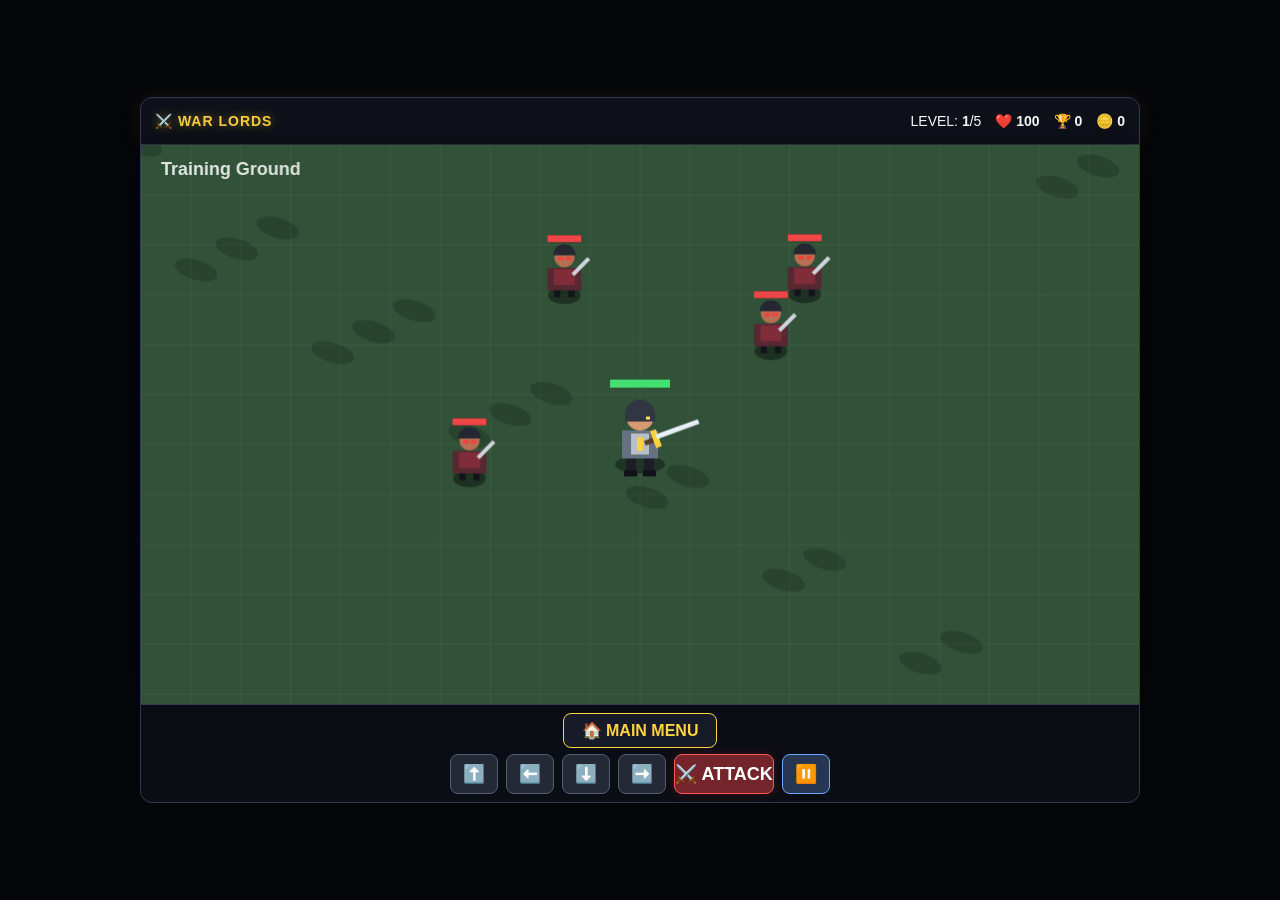
<file: war-lord.html>
<!DOCTYPE html>
<html lang="en">
<head>
<meta charset="UTF-8">
<meta name="viewport" content="width=device-width,initial-scale=1.0,user-scalable=no">

<title>War Lords - GameNova</title>

<style>
*{
    box-sizing:border-box;
    margin:0;
    padding:0;
}

body{
    background:#05060a;
    color:white;
    font-family:Arial,sans-serif;
    overflow:hidden;
    touch-action:none;
}

.game-wrap{
    width:100vw;
    height:100vh;
    display:flex;
    flex-direction:column;
    align-items:center;
    justify-content:center;
}

/* TOP BAR */

.topbar{
    width:min(1000px,96vw);
    min-height:48px;

    display:flex;
    justify-content:space-between;
    align-items:center;

    padding:8px 14px;

    background:rgba(15,18,28,.96);

    border:1px solid #333a4d;
    border-radius:12px 12px 0 0;

    box-shadow:
        0 0 20px rgba(255,190,50,.08);

    font-size:14px;
}

.title{
    color:#ffd23f;
    font-weight:bold;
    letter-spacing:1px;
    text-shadow:0 0 10px rgba(255,210,63,.45);
}

.stats{
    display:flex;
    gap:14px;
    align-items:center;
}

/* CANVAS */

canvas{
    display:block;

    width:min(1000px,96vw);
    height:auto;

    max-height:70vh;

    background:#161922;

    border-left:1px solid #333a4d;
    border-right:1px solid #333a4d;

    box-shadow:
        0 0 30px rgba(0,0,0,.5);
}

/* BOTTOM */

.bottom{
    width:min(1000px,96vw);

    background:rgba(12,14,21,.98);

    padding:8px;

    border:1px solid #333a4d;
    border-radius:0 0 12px 12px;

    text-align:center;
}

.main-menu{
    display:inline-flex;
    align-items:center;
    justify-content:center;

    text-decoration:none;

    padding:7px 18px;
    margin-bottom:6px;

    background:#171b27;

    color:#ffd23f;

    border:1px solid #ffd23f;

    border-radius:8px;

    font-weight:bold;

    transition:.2s;
}

.main-menu:hover{
    background:#ffd23f;
    color:#111;

    box-shadow:
        0 0 15px rgba(255,210,63,.4);
}

/* CONTROLS */

.controls{
    display:flex;
    justify-content:center;
    gap:8px;
    flex-wrap:wrap;
}

.control{
    min-width:48px;
    height:40px;

    border:1px solid #555c70;

    background:#242936;

    color:white;

    border-radius:8px;

    font-size:18px;
    font-weight:bold;

    user-select:none;
    -webkit-user-select:none;
}

.control:active{
    transform:scale(.94);
    background:#343b4d;
}

.attack{
    background:#74252b;
    border-color:#ff5555;

    min-width:100px;

    box-shadow:
        0 0 12px rgba(255,60,60,.15);
}

.pause{
    background:#263552;
    border-color:#6fa8ff;
}

/* OVERLAY */

.overlay{
    position:fixed;
    inset:0;

    background:rgba(0,0,0,.82);

    display:none;

    align-items:center;
    justify-content:center;

    z-index:10;
}

.panel{
    width:min(440px,90vw);

    text-align:center;

    background:
        linear-gradient(
            145deg,
            #171b28,
            #0d1018
        );

    border:1px solid #ffd23f;

    border-radius:18px;

    padding:28px;

    box-shadow:
        0 0 40px rgba(255,210,63,.18);
}

.panel h1{
    color:#ffd23f;

    margin-bottom:14px;

    text-shadow:
        0 0 12px rgba(255,210,63,.35);
}

.panel p{
    color:#ddd;

    line-height:1.6;

    margin:8px 0;
}

.panel button{
    margin-top:16px;

    padding:12px 28px;

    border:0;

    border-radius:9px;

    background:#ffd23f;

    color:#111;

    font-weight:bold;

    font-size:16px;

    cursor:pointer;

    box-shadow:
        0 0 15px rgba(255,210,63,.2);
}

/* MOBILE */

@media(max-width:600px){

    .topbar{
        font-size:11px;
        padding:7px 9px;
    }

    .title{
        font-size:11px;
    }

    .stats{
        gap:6px;
    }

    canvas{
        max-height:58vh;
    }

    .control{
        height:38px;
        min-width:44px;
        font-size:16px;
    }

    .attack{
        min-width:88px;
    }
}
</style>
</head>

<body>

<div class="game-wrap">

    <!-- TOP BAR -->

    <div class="topbar">

        <div class="title">
            ⚔️ WAR LORDS
        </div>

        <div class="stats">

            <div>
                LEVEL:
                <b id="levelText">1</b>/5
            </div>

            <div>
                ❤️
                <b id="healthText">100</b>
            </div>

            <div>
                🏆
                <b id="scoreText">0</b>
            </div>

            <div>
                🪙
                <b id="coinText">0</b>
            </div>

        </div>

    </div>


    <!-- GAME -->

    <canvas
        id="game"
        width="1000"
        height="560">
    </canvas>


    <!-- BOTTOM -->

    <div class="bottom">

        <a
            class="main-menu"
            href="../index.html">
            🏠 MAIN MENU
        </a>

        <div class="controls">

            <button
                class="control"
                id="up">
                ⬆️
            </button>

            <button
                class="control"
                id="left">
                ⬅️
            </button>

            <button
                class="control"
                id="down">
                ⬇️
            </button>

            <button
                class="control"
                id="right">
                ➡️
            </button>

            <button
                class="control attack"
                id="attack">
                ⚔️ ATTACK
            </button>

            <button
                class="control pause"
                id="pause">
                ⏸️
            </button>

        </div>

    </div>

</div>


<!-- OVERLAY -->

<div
    class="overlay"
    id="overlay">

    <div class="panel">

        <h1 id="panelTitle">
            LEVEL COMPLETE!
        </h1>

        <p id="panelText">
            You defeated all enemies.
        </p>

        <button id="panelButton">
            NEXT LEVEL
        </button>

    </div>

</div>


<script>

/* =========================================
   CANVAS
========================================= */

const canvas =
    document.getElementById("game");

const ctx =
    canvas.getContext("2d");


/* =========================================
   UI
========================================= */

const levelText =
    document.getElementById("levelText");

const healthText =
    document.getElementById("healthText");

const scoreText =
    document.getElementById("scoreText");

const coinText =
    document.getElementById("coinText");

const overlay =
    document.getElementById("overlay");

const panelTitle =
    document.getElementById("panelTitle");

const panelText =
    document.getElementById("panelText");

const panelButton =
    document.getElementById("panelButton");


/* =========================================
   LEVEL SETTINGS
========================================= */

const LEVELS = [

    {
        name:"Training Ground",
        enemies:4,
        speed:.65,
        health:35,
        damage:.12,
        boss:false,
        bg:"#315238"
    },

    {
        name:"Enemy Camp",
        enemies:6,
        speed:.9,
        health:45,
        damage:.17,
        boss:false,
        bg:"#46382d"
    },

    {
        name:"Dark Battlefield",
        enemies:8,
        speed:1.1,
        health:55,
        damage:.21,
        boss:false,
        bg:"#20273c"
    },

    {
        name:"War Castle",
        enemies:10,
        speed:1.35,
        health:70,
        damage:.26,
        boss:false,
        bg:"#30222e"
    },

    {
        name:"Final War",
        enemies:7,
        speed:1.5,
        health:80,
        damage:.31,
        boss:true,
        bg:"#401c25"
    }

];


/* =========================================
   GAME STATE
========================================= */

let level = 1;

let score = 0;

let coins = 0;

let gameRunning = true;

let paused = false;

let attackTimer = 0;

let hitEffectTimer = 0;


/* =========================================
   PLAYER
========================================= */

const player = {

    x:500,
    y:300,

    width:32,
    height:44,

    speed:3.7,

    health:100,

    facing:1,

    attackPower:30

};


/* =========================================
   KEYBOARD
========================================= */

const keys = {};

window.addEventListener(
    "keydown",
    e => {

        keys[e.key.toLowerCase()] = true;

        if(e.code === "Space"){
            e.preventDefault();
            attack();
        }

        if(e.key.toLowerCase() === "p"){
            togglePause();
        }

    }
);


window.addEventListener(
    "keyup",
    e => {

        keys[e.key.toLowerCase()] = false;

    }
);


/* =========================================
   ENEMIES
========================================= */

let enemies = [];


/* =========================================
   PARTICLES
========================================= */

let particles = [];


/* =========================================
   CREATE PARTICLES
========================================= */

function createParticles(
    x,
    y,
    amount=8,
    type="hit"
){

    for(
        let i=0;
        i<amount;
        i++
    ){

        particles.push({

            x:x,
            y:y,

            vx:
                (Math.random()-.5)*5,

            vy:
                (Math.random()-.5)*5,

            life:
                25 + Math.random()*20,

            maxLife:45,

            size:
                2 + Math.random()*4,

            type:type

        });

    }

}


/* =========================================
   UPDATE PARTICLES
========================================= */

function updateParticles(){

    particles.forEach(p => {

        p.x += p.vx;

        p.y += p.vy;

        p.vx *= .96;

        p.vy *= .96;

        p.life--;

    });

    particles =
        particles.filter(
            p => p.life>0
        );

}


/* =========================================
   DRAW PARTICLES
========================================= */

function drawParticles(){

    particles.forEach(p => {

        ctx.globalAlpha =
            Math.max(
                0,
                p.life/p.maxLife
            );

        ctx.fillStyle =
            p.type === "coin"
            ? "#ffd23f"
            : "#ff684d";

        ctx.beginPath();

        ctx.arc(
            p.x,
            p.y,
            p.size,
            0,
            Math.PI*2
        );

        ctx.fill();

    });

    ctx.globalAlpha=1;

}


/* =========================================
   CREATE ENEMIES
========================================= */

function createEnemies(){

    enemies=[];

    const data =
        LEVELS[level-1];


    for(
        let i=0;
        i<data.enemies;
        i++
    ){

        const boss =
            data.boss && i===0;


        let x;
        let y;

        do{

            x =
                70 +
                Math.random()*860;

            y =
                90 +
                Math.random()*390;

        }while(
            Math.hypot(
                x-player.x,
                y-player.y
            ) < 170
        );


        enemies.push({

            x:x,
            y:y,

            width:
                boss ? 72 : 34,

            height:
                boss ? 82 : 45,

            speed:
                boss
                ? data.speed*.65
                : data.speed,

            health:
                boss
                ? 420
                : data.health,

            maxHealth:
                boss
                ? 420
                : data.health,

            damage:
                boss
                ? data.damage*1.6
                : data.damage,

            boss:boss,

            hitFlash:0,

            attackCooldown:0,

            wobble:
                Math.random()*Math.PI*2

        });

    }

}


/* =========================================
   BACKGROUND
========================================= */

function drawBackground(){

    const data =
        LEVELS[level-1];


    ctx.fillStyle=data.bg;

    ctx.fillRect(
        0,
        0,
        canvas.width,
        canvas.height
    );


    /* grid */

    ctx.strokeStyle =
        "rgba(255,255,255,.055)";

    ctx.lineWidth=1;


    for(
        let x=0;
        x<canvas.width;
        x+=50
    ){

        ctx.beginPath();

        ctx.moveTo(x,0);

        ctx.lineTo(
            x,
            canvas.height
        );

        ctx.stroke();

    }


    for(
        let y=0;
        y<canvas.height;
        y+=50
    ){

        ctx.beginPath();

        ctx.moveTo(0,y);

        ctx.lineTo(
            canvas.width,
            y
        );

        ctx.stroke();

    }


    /* battlefield stones */

    for(
        let i=0;
        i<18;
        i++
    ){

        const x =
            (i*137)%canvas.width;

        const y =
            (i*83)%canvas.height;


        ctx.fillStyle =
            "rgba(0,0,0,.18)";

        ctx.beginPath();

        ctx.ellipse(
            x,
            y,
            22,
            10,
            .3,
            0,
            Math.PI*2
        );

        ctx.fill();

    }


    /* castle walls on level 4 */

    if(level===4){

        ctx.fillStyle =
            "rgba(10,10,15,.25)";

        ctx.fillRect(
            0,
            0,
            canvas.width,
            55
        );

        ctx.fillRect(
            0,
            canvas.height-45,
            canvas.width,
            45
        );

        for(
            let x=20;
            x<canvas.width;
            x+=70
        ){

            ctx.fillRect(
                x,
                0,
                40,
                18
            );

        }

    }


    /* boss arena */

    if(level===5){

        ctx.strokeStyle =
            "rgba(255,60,60,.12)";

        ctx.lineWidth=3;

        ctx.beginPath();

        ctx.arc(
            500,
            300,
            210,
            0,
            Math.PI*2
        );

        ctx.stroke();

    }

}


/* =========================================
   DRAW PLAYER
========================================= */

function drawPlayer(){

    const p=player;

    ctx.save();

    ctx.translate(
        p.x,
        p.y
    );


    /* shadow */

    ctx.fillStyle =
        "rgba(0,0,0,.38)";

    ctx.beginPath();

    ctx.ellipse(
        0,
        20,
        25,
        9,
        0,
        0,
        Math.PI*2
    );

    ctx.fill();


    /* legs */

    ctx.fillStyle="#1b1e27";

    ctx.fillRect(
        -14,
        7,
        10,
        23
    );

    ctx.fillRect(
        4,
        7,
        10,
        23
    );


    /* boots */

    ctx.fillStyle="#101218";

    ctx.fillRect(
        -16,
        26,
        13,
        6
    );

    ctx.fillRect(
        3,
        26,
        13,
        6
    );


    /* body armor */

    ctx.fillStyle="#667181";

    ctx.fillRect(
        -18,
        -14,
        36,
        28
    );


    /* armor center */

    ctx.fillStyle="#b7c0ca";

    ctx.fillRect(
        -9,
        -11,
        18,
        21
    );


    /* armor symbol */

    ctx.fillStyle="#ffd23f";

    ctx.fillRect(
        -3,
        -7,
        6,
        13
    );


    /* head */

    ctx.fillStyle="#d69b70";

    ctx.beginPath();

    ctx.arc(
        0,
        -28,
        14,
        0,
        Math.PI*2
    );

    ctx.fill();


    /* helmet */

    ctx.fillStyle="#303743";

    ctx.beginPath();

    ctx.arc(
        0,
        -30,
        15,
        Math.PI,
        Math.PI*2
    );

    ctx.fill();

    ctx.fillRect(
        -15,
        -30,
        30,
        7
    );


    /* eye */

    ctx.fillStyle="#ffdd55";

    ctx.fillRect(
        p.facing*6,
        -28,
        4,
        3
    );


    /* sword */

    ctx.save();


    if(p.facing<0){

        ctx.scale(
            -1,
            1
        );

    }


    ctx.rotate(
        attackTimer>0
        ? -1.0
        : -.35
    );


    /* handle */

    ctx.fillStyle="#563c22";

    ctx.fillRect(
        5,
        -2,
        12,
        5
    );


    /* guard */

    ctx.fillStyle="#ffd23f";

    ctx.fillRect(
        14,
        -9,
        6,
        18
    );


    /* blade */

    ctx.fillStyle="#e5edf5";

    ctx.fillRect(
        18,
        -4,
        45,
        5
    );


    /* blade shine */

    ctx.fillStyle="#ffffff";

    ctx.fillRect(
        22,
        -3,
        35,
        1
    );


    ctx.restore();


    /* attack slash */

    if(attackTimer>0){

        ctx.strokeStyle=
            "rgba(255,230,100,.9)";

        ctx.lineWidth=5;

        ctx.beginPath();

        ctx.arc(
            0,
            0,
            67,
            -.9,
            .55
        );

        ctx.stroke();

    }


    ctx.restore();


    /* player HP */

    const hp =
        Math.max(
            0,
            p.health/100
        );


    ctx.fillStyle="#111";

    ctx.fillRect(
        p.x-30,
        p.y-65,
        60,
        8
    );


    ctx.fillStyle="#43e06f";

    ctx.fillRect(
        p.x-30,
        p.y-65,
        60*hp,
        8
    );

}


/* =========================================
   DRAW ENEMY
========================================= */

function drawEnemy(e){

    ctx.save();

    ctx.translate(
        e.x,
        e.y
    );


    if(e.hitFlash>0){

        ctx.globalAlpha=.65;

    }


    /* shadow */

    ctx.fillStyle =
        "rgba(0,0,0,.42)";

    ctx.beginPath();

    ctx.ellipse(
        0,
        e.height/2-2,
        e.width*.48,
        9,
        0,
        0,
        Math.PI*2
    );

    ctx.fill();


    /* legs */

    ctx.fillStyle="#11131a";

    ctx.fillRect(
        -e.width*.3,
        e.height*.05,
        e.width*.18,
        e.height*.45
    );

    ctx.fillRect(
        e.width*.12,
        e.height*.05,
        e.width*.18,
        e.height*.45
    );


    /* body */

    ctx.fillStyle =
        e.boss
        ? "#701c32"
        : "#572832";

    ctx.fillRect(
        -e.width/2,
        -e.height*.15,
        e.width,
        e.height*.5
    );


    /* armor */

    ctx.fillStyle =
        e.boss
        ? "#ad8135"
        : "#812d39";

    ctx.fillRect(
        -e.width*.31,
        -e.height*.12,
        e.width*.62,
        e.height*.35
    );


    /* head */

    ctx.fillStyle="#b86e52";

    ctx.beginPath();

    ctx.arc(
        0,
        -e.height*.39,
        e.width*.30,
        0,
        Math.PI*2
    );

    ctx.fill();


    /* helmet */

    ctx.fillStyle =
        e.boss
        ? "#b69b58"
        : "#252832";

    ctx.beginPath();

    ctx.arc(
        0,
        -e.height*.43,
        e.width*.33,
        Math.PI,
        Math.PI*2
    );

    ctx.fill();


    /* horns for boss */

    if(e.boss){

        ctx.fillStyle="#8e1f2d";

        ctx.beginPath();

        ctx.moveTo(
            -e.width*.27,
            -e.height*.57
        );

        ctx.lineTo(
            -e.width*.48,
            -e.height*.78
        );

        ctx.lineTo(
            -e.width*.12,
            -e.height*.64
        );

        ctx.fill();


        ctx.beginPath();

        ctx.moveTo(
            e.width*.27,
            -e.height*.57
        );

        ctx.lineTo(
            e.width*.48,
            -e.height*.78
        );

        ctx.lineTo(
            e.width*.12,
            -e.height*.64
        );

        ctx.fill();

    }


    /* eyes */

    ctx.fillStyle="#ff3838";

    ctx.fillRect(
        -e.width*.18,
        -e.height*.39,
        5,
        3
    );

    ctx.fillRect(
        e.width*.05,
        -e.height*.39,
        5,
        3
    );


    /* weapon */

    ctx.strokeStyle =
        e.boss
        ? "#ffd23f"
        : "#cfd5dd";

    ctx.lineWidth =
        e.boss ? 7 : 4;

    ctx.beginPath();

    ctx.moveTo(
        e.width*.25,
        0
    );

    ctx.lineTo(
        e.width*.72,
        -e.height*.36
    );

    ctx.stroke();


    ctx.restore();


    ctx.globalAlpha=1;


    /* enemy HP */

    ctx.fillStyle="#111";

    ctx.fillRect(
        e.x-e.width/2,
        e.y-e.height/2-17,
        e.width,
        7
    );


    ctx.fillStyle =
        e.boss
        ? "#ffd23f"
        : "#ef4747";

    ctx.fillRect(
        e.x-e.width/2,
        e.y-e.height/2-17,
        e.width*
        Math.max(
            0,
            e.health/e.maxHealth
        ),
        7
    );


    /* boss title */

    if(e.boss){

        ctx.fillStyle="#ffd23f";

        ctx.font=
            "bold 16px Arial";

        ctx.textAlign="center";

        ctx.fillText(
            "👑 BOSS LORD",
            e.x,
            e.y-e.height/2-26
        );

    }

}


/* =========================================
   PLAYER MOVEMENT
========================================= */

function movePlayer(){

    let dx=0;
    let dy=0;


    if(
        keys["w"] ||
        keys["arrowup"]
    ){
        dy=-1;
    }


    if(
        keys["s"] ||
        keys["arrowdown"]
    ){
        dy=1;
    }


    if(
        keys["a"] ||
        keys["arrowleft"]
    ){

        dx=-1;

        player.facing=-1;

    }


    if(
        keys["d"] ||
        keys["arrowright"]
    ){

        dx=1;

        player.facing=1;

    }


    if(
        dx!==0 ||
        dy!==0
    ){

        const len =
            Math.hypot(
                dx,
                dy
            );


        dx/=len;
        dy/=len;


        player.x +=
            dx*player.speed;

        player.y +=
            dy*player.speed;

    }


    /* boundaries */

    player.x =
        Math.max(
            35,
            Math.min(
                canvas.width-35,
                player.x
            )
        );


    player.y =
        Math.max(
            65,
            Math.min(
                canvas.height-35,
                player.y
            )
        );

}


/* =========================================
   ATTACK
========================================= */

function attack(){

    if(!gameRunning || paused)
        return;

    if(attackTimer>0)
        return;


    attackTimer=15;

    let hitSomething=false;


    enemies.forEach(e=>{

        const dx =
            e.x-player.x;

        const dy =
            e.y-player.y;

        const distance =
            Math.hypot(
                dx,
                dy
            );


        const range =
            e.boss
            ? 115
            : 88;


        if(distance<range){

            const damage =
                e.boss
                ? 20
                : player.attackPower;


            e.health -= damage;

            e.hitFlash=6;

            hitSomething=true;


            createParticles(
                e.x,
                e.y,
                e.boss ? 15 : 8,
                "hit"
            );


            if(e.health<=0){

                score +=
                    e.boss
                    ? 600
                    : 100;

                coins +=
                    e.boss
                    ? 10
                    : 2;


                createParticles(
                    e.x,
                    e.y,
                    e.boss ? 25 : 12,
                    "coin"
                );

            }

        }

    });


    if(hitSomething){

        hitEffectTimer=5;

    }

}


/* =========================================
   ENEMY UPDATE
========================================= */

function updateEnemies(){

    enemies.forEach(e=>{

        const dx =
            player.x-e.x;

        const dy =
            player.y-e.y;

        const distance =
            Math.hypot(
                dx,
                dy
            );


        if(distance>48){

            e.x +=
                (dx/distance)*
                e.speed;

            e.y +=
                (dy/distance)*
                e.speed;

        }
        else{

            if(e.attackCooldown<=0){

                player.health -=
                    e.damage;

                e.attackCooldown =
                    e.boss ? 35 : 45;

                createParticles(
                    player.x,
                    player.y,
                    5,
                    "hit"
                );

            }

        }


        if(e.attackCooldown>0){

            e.attackCooldown--;

        }


        if(e.hitFlash>0){

            e.hitFlash--;

        }

    });


    enemies =
        enemies.filter(
            e => e.health>0
        );

}


/* =========================================
   LEVEL COMPLETE
========================================= */

function levelComplete(){

    gameRunning=false;

    if(level<5){

        panelTitle.textContent=
            "⚔️ LEVEL COMPLETE!";

        panelText.innerHTML=
            `<b>${LEVELS[level-1].name}</b><br>
             🏆 Score: ${score}<br>
             🪙 Coins: ${coins}<br><br>
             Get ready for Level ${level+1}!`;

        panelButton.textContent=
            "NEXT LEVEL ➡️";

        panelButton.onclick=
            nextLevel;

    }
    else{

        panelTitle.textContent=
            "👑 WAR LORD DEFEATED!";

        panelText.innerHTML=
            `You conquered all 5 battlefields!<br><br>
             🏆 Final Score: <b>${score}</b><br>
             🪙 Coins: <b>${coins}</b>`;

        panelButton.textContent=
            "PLAY AGAIN 🔥";

        panelButton.onclick=
            restartGame;

    }


    overlay.style.display="flex";

}


/* =========================================
   NEXT LEVEL
========================================= */

function nextLevel(){

    level++;

    player.health=100;

    player.x=500;
    player.y=300;

    attackTimer=0;

    particles=[];

    createEnemies();

    gameRunning=true;

    paused=false;

    overlay.style.display="none";

    updateUI();

}


/* =========================================
   GAME OVER
========================================= */

function gameOver(){

    gameRunning=false;

    panelTitle.textContent=
        "💀 GAME OVER";

    panelText.innerHTML=
        `You reached Level ${level}.<br><br>
         🏆 Score: <b>${score}</b><br>
         🪙 Coins: <b>${coins}</b>`;

    panelButton.textContent=
        "RESTART 🔄";

    panelButton.onclick=
        restartGame;

    overlay.style.display="flex";

}


/* =========================================
   RESTART
========================================= */

function restartGame(){

    level=1;

    score=0;

    coins=0;

    player.health=100;

    player.x=500;

    player.y=300;

    player.facing=1;

    attackTimer=0;

    particles=[];

    gameRunning=true;

    paused=false;

    overlay.style.display="none";

    createEnemies();

    updateUI();

}


/* =========================================
   PAUSE
========================================= */

function togglePause(){

    if(!gameRunning)
        return;


    paused=!paused;


    if(paused){

        panelTitle.textContent=
            "⏸️ GAME PAUSED";

        panelText.textContent=
            "Press P or the Pause button to continue.";

        panelButton.textContent=
            "RESUME ▶️";

        panelButton.onclick=
            togglePause;

        overlay.style.display="flex";

    }
    else{

        overlay.style.display="none";

    }

}


/* =========================================
   UI UPDATE
========================================= */

function updateUI(){

    levelText.textContent=
        level;

    healthText.textContent=
        Math.max(
            0,
            Math.floor(
                player.health
            )
        );

    scoreText.textContent=
        score;

    coinText.textContent=
        coins;

}


/* =========================================
   MOBILE CONTROLS
========================================= */

function holdButton(
    button,
    key
){

    button.addEventListener(
        "pointerdown",
        e=>{

            e.preventDefault();

            keys[key]=true;

        }
    );


    button.addEventListener(
        "pointerup",
        e=>{

            e.preventDefault();

            keys[key]=false;

        }
    );


    button.addEventListener(
        "pointercancel",
        ()=>{
            keys[key]=false;
        }
    );


    button.addEventListener(
        "pointerleave",
        ()=>{
            keys[key]=false;
        }
    );

}


holdButton(
    document.getElementById("up"),
    "arrowup"
);


holdButton(
    document.getElementById("down"),
    "arrowdown"
);


holdButton(
    document.getElementById("left"),
    "arrowleft"
);


holdButton(
    document.getElementById("right"),
    "arrowright"
);


/* attack */

document
.getElementById("attack")
.addEventListener(
    "pointerdown",
    e=>{

        e.preventDefault();

        attack();

    }
);


/* pause */

document
.getElementById("pause")
.addEventListener(
    "pointerdown",
    e=>{

        e.preventDefault();

        togglePause();

    }
);


/* =========================================
   DRAW LEVEL INFO
========================================= */

function drawLevelInfo(){

    ctx.fillStyle=
        "rgba(255,255,255,.85)";

    ctx.font=
        "bold 18px Arial";

    ctx.textAlign="left";

    ctx.fillText(
        LEVELS[level-1].name,
        20,
        30
    );


    if(level===5){

        ctx.fillStyle=
            "rgba(255,210,63,.9)";

        ctx.font=
            "bold 14px Arial";

        ctx.fillText(
            "FINAL BATTLE",
            20,
            50
        );

    }

}


/* =========================================
   GAME LOOP
========================================= */

function gameLoop(){

    ctx.clearRect(
        0,
        0,
        canvas.width,
        canvas.height
    );


    drawBackground();


    if(
        gameRunning &&
        !paused
    ){

        movePlayer();

        updateEnemies();

        updateParticles();


        if(attackTimer>0){

            attackTimer--;

        }


        if(hitEffectTimer>0){

            hitEffectTimer--;

        }


        if(player.health<=0){

            player.health=0;

            gameOver();

        }


        if(
            enemies.length===0 &&
            gameRunning
        ){

            levelComplete();

        }

    }


    /* draw objects */

    enemies.forEach(
        drawEnemy
    );

    drawParticles();

    drawPlayer();

    drawLevelInfo();

    updateUI();


    requestAnimationFrame(
        gameLoop
    );

}


/* =========================================
   START
========================================= */

createEnemies();

updateUI();

gameLoop();

</script>

</body>
</html>
</file>
<file: style.css>
/* =====================================================
   GAMENOVA
   ORIGINAL DARK FUTURISTIC GAMING DESIGN
   ===================================================== */


/* ================= RESET ================= */

* {
    margin: 0;
    padding: 0;
    box-sizing: border-box;
}

html {
    scroll-behavior: smooth;
}

body {
    font-family: Arial, Helvetica, sans-serif;
    background:
        radial-gradient(circle at 20% 10%, rgba(76, 29, 149, 0.25), transparent 30%),
        radial-gradient(circle at 80% 30%, rgba(0, 180, 255, 0.15), transparent 30%),
        #05050b;
    color: #ffffff;
    overflow-x: hidden;
}


/* ================= VARIABLES ================= */

:root {
    --bg: #05050b;
    --card: rgba(15, 15, 27, 0.85);
    --border: rgba(255, 255, 255, 0.10);
    --text: #ffffff;
    --muted: #a7a7b5;
    --blue: #00c6ff;
    --purple: #8b5cf6;
    --pink: #ec4899;
}


/* ================= NAVBAR ================= */

.navbar {
    width: 100%;
    min-height: 75px;

    display: flex;
    align-items: center;
    justify-content: space-between;

    padding: 0 7%;

    position: sticky;
    top: 0;
    z-index: 1000;

    background: rgba(5, 5, 11, 0.88);
    backdrop-filter: blur(18px);

    border-bottom: 1px solid var(--border);
}

.logo {
    font-size: 22px;
    font-weight: 900;
    letter-spacing: 0.5px;
}

.logo span {
    background: linear-gradient(
        90deg,
        var(--blue),
        var(--purple),
        var(--pink)
    );

    -webkit-background-clip: text;
    background-clip: text;
    color: transparent;
}

.navbar nav {
    display: flex;
    gap: 30px;
}

.navbar nav a {
    color: #d7d7df;
    text-decoration: none;
    font-size: 12px;
    font-weight: 800;
    letter-spacing: 1px;

    transition: 0.3s;
}

.navbar nav a:hover {
    color: var(--blue);
}

.menu-btn {
    display: none;

    border: 1px solid var(--border);
    background: transparent;
    color: white;

    padding: 8px 12px;
    font-size: 20px;
    cursor: pointer;
}


/* ================= GENERAL ================= */

section {
    width: 100%;
}

.hero,
.games-section,
.categories-section,
.features-section,
.coming-section,
.final-cta {
    padding: 110px 7%;
}

.section-heading {
    text-align: center;
    margin-bottom: 55px;
}

.section-label,
.hero-small {
    color: var(--blue);
    font-size: 12px;
    font-weight: 900;
    letter-spacing: 2px;
    margin-bottom: 15px;
}

.section-heading h2 {
    font-size: clamp(32px, 5vw, 58px);
    line-height: 1;
    font-weight: 950;
}

.section-heading h2 span,
.featured h2 span,
.coming-section h2 span,
.final-cta h2 span {
    background: linear-gradient(
        90deg,
        var(--blue),
        var(--purple),
        var(--pink)
    );

    -webkit-background-clip: text;
    background-clip: text;
    color: transparent;
}

.section-heading p {
    color: var(--muted);
    margin-top: 18px;
    font-size: 15px;
}


/* ================= HERO ================= */

.hero {
    min-height: 650px;

    display: flex;
    align-items: center;
    justify-content: space-between;

    position: relative;
    overflow: hidden;
}

.hero-content {
    width: 60%;
    position: relative;
    z-index: 2;
}

.hero h1 {
    font-size: clamp(45px, 7vw, 90px);
    line-height: 0.95;
    font-weight: 950;
    letter-spacing: -4px;
    margin-bottom: 25px;
}

.hero h1 span {
    display: block;

    background: linear-gradient(
        90deg,
        #ffffff,
        var(--blue),
        var(--purple)
    );

    -webkit-background-clip: text;
    background-clip: text;
    color: transparent;
}

.hero p {
    max-width: 620px;

    color: var(--muted);
    font-size: 17px;
    line-height: 1.7;

    margin-bottom: 30px;
}

.hero-buttons {
    display: flex;
    gap: 15px;
    flex-wrap: wrap;
}


/* ================= BUTTONS ================= */

.btn {
    display: inline-flex;
    align-items: center;
    justify-content: center;

    min-height: 50px;
    padding: 0 25px;

    border-radius: 8px;

    text-decoration: none;

    font-size: 12px;
    font-weight: 900;
    letter-spacing: 1px;

    transition: 0.3s;
}

.btn.primary {
    color: #ffffff;

    background: linear-gradient(
        90deg,
        #2563eb,
        #7c3aed
    );

    box-shadow:
        0 10px 35px rgba(99, 102, 241, 0.25);
}

.btn.primary:hover {
    transform: translateY(-3px);
    box-shadow:
        0 15px 40px rgba(99, 102, 241, 0.45);
}

.btn.secondary {
    color: white;
    border: 1px solid var(--border);
    background: rgba(255,255,255,0.04);
}

.btn.secondary:hover {
    border-color: var(--blue);
    color: var(--blue);
}


/* ================= HERO DECORATION ================= */

.hero-decoration {
    width: 35%;
    height: 400px;

    position: relative;
}

.orb {
    position: absolute;

    width: 120px;
    height: 120px;

    display: flex;
    align-items: center;
    justify-content: center;

    font-size: 45px;

    border-radius: 50%;

    background:
        radial-gradient(
            circle,
            rgba(255,255,255,0.12),
            rgba(40,40,100,0.05)
        );

    border: 1px solid rgba(255,255,255,0.12);

    box-shadow:
        0 0 70px rgba(0,198,255,0.12);

    backdrop-filter: blur(10px);
}

.orb-one {
    top: 20px;
    right: 100px;
}

.orb-two {
    bottom: 70px;
    left: 30px;
}

.orb-three {
    top: 150px;
    right: 10px;
}


/* ================= STATS ================= */

.stats {
    width: 86%;
    margin: 0 auto;

    display: grid;
    grid-template-columns: repeat(4, 1fr);

    border-top: 1px solid var(--border);
    border-bottom: 1px solid var(--border);
}

.stat-card {
    padding: 35px 20px;

    display: flex;
    flex-direction: column;
    align-items: center;

    text-align: center;

    border-right: 1px solid var(--border);
}

.stat-card:last-child {
    border-right: none;
}

.stat-icon {
    font-size: 25px;
    margin-bottom: 10px;
}

.stat-card strong {
    font-size: 32px;

    background: linear-gradient(
        90deg,
        var(--blue),
        var(--purple)
    );

    -webkit-background-clip: text;
    background-clip: text;
    color: transparent;
}

.stat-card span {
    color: var(--muted);
    font-size: 12px;
    margin-top: 5px;
}


/* ================= GAME GRID ================= */

.game-grid {
    display: grid;
    grid-template-columns: repeat(3, 1fr);
    gap: 22px;
}

.game-card {
    min-height: 330px;

    padding: 28px;

    position: relative;
    overflow: hidden;

    border: 1px solid var(--border);
    border-radius: 18px;

    background:
        linear-gradient(
            145deg,
            rgba(20,20,38,0.95),
            rgba(8,8,16,0.9)
        );

    transition: 0.35s;
}

.game-card::before {
    content: "";

    position: absolute;

    width: 180px;
    height: 180px;

    right: -80px;
    top: -80px;

    border-radius: 50%;

    background: rgba(0,198,255,0.08);

    filter: blur(20px);
}

.game-card:hover {
    transform: translateY(-8px);

    border-color: rgba(0,198,255,0.45);

    box-shadow:
        0 20px 60px rgba(0,0,0,0.35),
        0 0 30px rgba(0,198,255,0.08);
}

.game-icon {
    width: 65px;
    height: 65px;

    display: flex;
    align-items: center;
    justify-content: center;

    font-size: 30px;

    border-radius: 15px;

    background: rgba(255,255,255,0.06);

    border: 1px solid var(--border);

    margin-bottom: 25px;
}

.game-number {
    color: var(--blue);
    font-size: 10px;
    font-weight: 900;
    letter-spacing: 2px;
}

.game-category {
    color: #a5a5b3;
    font-size: 10px;
    font-weight: 900;
    letter-spacing: 1.5px;

    margin-top: 8px;
}

.game-card h3 {
    font-size: 25px;
    margin: 12px 0;
}

.game-card p {
    color: var(--muted);
    font-size: 13px;
    line-height: 1.6;

    min-height: 65px;
}

.game-meta {
    display: flex;
    gap: 10px;
    flex-wrap: wrap;

    margin: 18px 0;
}

.game-meta span {
    font-size: 10px;
    font-weight: 800;

    padding: 7px 10px;

    border-radius: 5px;

    background: rgba(255,255,255,0.05);
    color: #bdbdc8;
}

.play-btn {
    display: inline-block;

    color: white;
    text-decoration: none;

    font-size: 11px;
    font-weight: 900;
    letter-spacing: 1px;

    margin-top: 5px;

    transition: 0.3s;
}

.play-btn:hover {
    color: var(--blue);
    transform: translateX(5px);
}


/* ================= CATEGORIES ================= */

.category-grid {
    display: grid;
    grid-template-columns: repeat(4, 1fr);
    gap: 18px;
}

.category-card {
    padding: 35px 25px;

    border-radius: 16px;

    background: rgba(255,255,255,0.025);
    border: 1px solid var(--border);

    transition: 0.3s;
}

.category-card:hover {
    transform: translateY(-6px);
    border-color: rgba(139,92,246,0.5);
}

.category-icon {
    font-size: 35px;
    margin-bottom: 20px;
}

.category-card h3 {
    font-size: 20px;
    margin-bottom: 10px;
}

.category-card p {
    color: var(--muted);
    font-size: 12px;
    line-height: 1.6;
}

.category-count {
    display: inline-block;

    margin-top: 20px;

    color: var(--blue);

    font-size: 10px;
    font-weight: 900;
    letter-spacing: 1px;
}


/* ================= FEATURED ================= */

.featured {
    width: 86%;
    margin: 30px auto;

    padding: 70px;

    display: flex;
    align-items: center;
    justify-content: space-between;

    position: relative;
    overflow: hidden;

    border: 1px solid var(--border);
    border-radius: 25px;

    background:
        radial-gradient(
            circle at 80% 50%,
            rgba(124,58,237,0.18),
            transparent 35%
        ),
        rgba(255,255,255,0.025);
}

.featured-content {
    max-width: 650px;
}

.featured h2 {
    font-size: clamp(35px, 5vw, 60px);
    line-height: 1;
    margin-bottom: 20px;
}

.featured p {
    color: var(--muted);
    line-height: 1.7;
    margin-bottom: 25px;
}

.featured-icons {
    display: flex;
    gap: 15px;
    font-size: 35px;
}

.featured-icons span {
    width: 65px;
    height: 65px;

    display: flex;
    align-items: center;
    justify-content: center;

    border-radius: 15px;

    background: rgba(255,255,255,0.04);
    border: 1px solid var(--border);
}


/* ================= FEATURES ================= */

.features-grid {
    display: grid;
    grid-template-columns: repeat(4, 1fr);
    gap: 20px;
}

.feature-card {
    padding: 30px;

    border: 1px solid var(--border);
    border-radius: 16px;

    background: rgba(255,255,255,0.025);

    transition: 0.3s;
}

.feature-card:hover {
    transform: translateY(-5px);
    border-color: rgba(0,198,255,0.35);
}

.feature-icon {
    font-size: 30px;
    margin-bottom: 20px;
}

.feature-card h3 {
    font-size: 14px;
    margin-bottom: 12px;
}

.feature-card p {
    color: var(--muted);
    font-size: 12px;
    line-height: 1.7;
}


/* ================= COMING SOON ================= */

.coming-section {
    text-align: center;
}

.coming-content {
    max-width: 800px;
    margin: auto;
}

.coming-section h2 {
    font-size: clamp(35px, 6vw, 65px);
    line-height: 1;
}

.coming-section p {
    color: var(--muted);
    line-height: 1.7;
    margin: 25px auto;
    max-width: 600px;
}

.coming-badge {
    display: inline-block;

    padding: 12px 25px;

    border: 1px solid var(--purple);
    border-radius: 30px;

    color: #c4b5fd;

    font-size: 11px;
    font-weight: 900;
    letter-spacing: 3px;
}


/* ================= FINAL CTA ================= */

.final-cta {
    text-align: center;

    border-top: 1px solid var(--border);
}

.final-cta h2 {
    font-size: clamp(40px, 6vw, 75px);
    line-height: 1;
}

.final-cta p {
    color: var(--muted);
    margin: 20px 0 30px;
}


/* ================= FOOTER ================= */

footer {
    padding: 55px 7% 25px;

    border-top: 1px solid var(--border);

    text-align: center;
}

.footer-logo {
    font-size: 22px;
    margin-bottom: 10px;
}

footer p {
    color: var(--muted);
    font-size: 13px;
}

.footer-links {
    display: flex;
    justify-content: center;
    gap: 25px;

    margin: 25px 0;
}

.footer-links a {
    color: #a5a5b3;
    text-decoration: none;
    font-size: 11px;
    font-weight: 800;
}

.footer-links a:hover {
    color: var(--blue);
}

.copyright {
    color: #666674;
    font-size: 10px;
    padding-top: 20px;
    border-top: 1px solid var(--border);
}


/* ================= MOBILE ================= */

@media (max-width: 900px) {

    .navbar {
        padding: 0 5%;
    }

    .navbar nav {
        display: none;

        position: absolute;
        top: 75px;
        left: 0;

        width: 100%;

        padding: 25px;

        flex-direction: column;
        gap: 20px;

        background: rgba(5,5,11,0.98);

        border-bottom: 1px solid var(--border);
    }

    .navbar nav.active {
        display: flex;
    }

    .menu-btn {
        display: block;
    }

    .hero {
        padding: 90px 7%;
    }

    .hero-content {
        width: 100%;
    }

    .hero-decoration {
        display: none;
    }

    .stats {
        grid-template-columns: repeat(2, 1fr);
    }

    .stat-card:nth-child(2) {
        border-right: none;
    }

    .game-grid {
        grid-template-columns: repeat(2, 1fr);
    }

    .category-grid {
        grid-template-columns: repeat(2, 1fr);
    }

    .features-grid {
        grid-template-columns: repeat(2, 1fr);
    }

    .featured {
        padding: 45px;
    }

    .featured-icons {
        display: none;
    }
}


@media (max-width: 600px) {

    .hero,
    .games-section,
    .categories-section,
    .features-section,
    .coming-section,
    .final-cta {
        padding: 80px 5%;
    }

    .hero h1 {
        letter-spacing: -2px;
    }

    .stats {
        width: 90%;
    }

    .stat-card {
        padding: 25px 10px;
    }

    .game-grid,
    .category-grid,
    .features-grid {
        grid-template-columns: 1fr;
    }

    .featured {
        width: 90%;
        padding: 40px 25px;
    }

    .featured h2 {
        font-size: 38px;
    }

    .footer-links {
        flex-wrap: wrap;
    }

}
</file>
